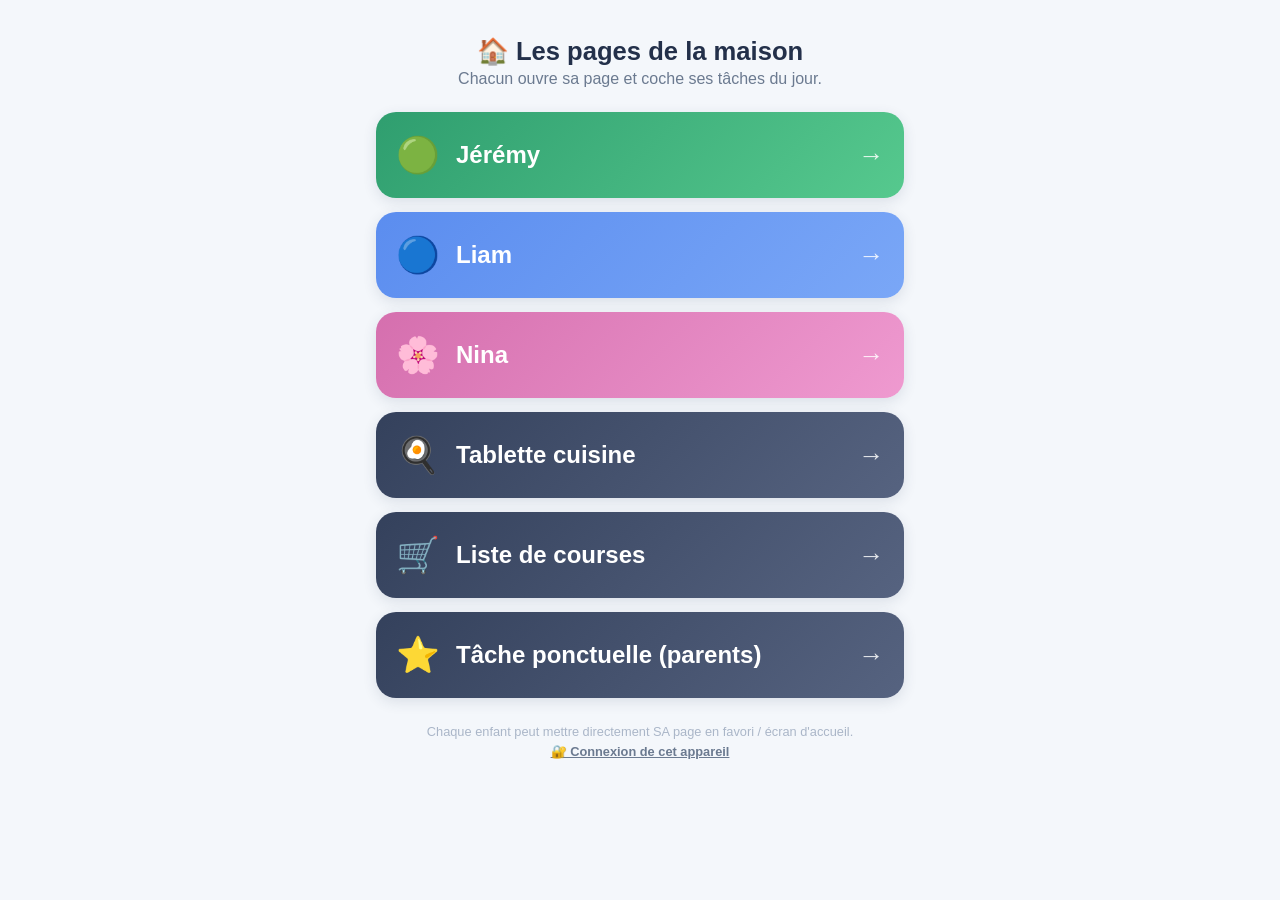
<file: index.html>
<!DOCTYPE html>
<html lang="fr">
<head>
<meta charset="UTF-8" />
<meta name="viewport" content="width=device-width, initial-scale=1.0" />
<meta name="theme-color" content="#5b8def" />
<title>Les pages de la maison</title>
<script>
// Un appareil connecté en compte « famille » (parents) arrive directement sur la vue tablette : courses, tâches ponctuelles, maison, les trois enfants.
// index.html?tout=1 affiche quand même la liste complète des pages.
(function(){
  try{
    var a=JSON.parse(localStorage.getItem("maison:auth")||"null");
    if(a && a.role==="famille" && location.search.indexOf("tout=1")===-1) location.replace("tablet.html");
  }catch(e){}
})();
</script>
<style>
  *{box-sizing:border-box;}
  body{font-family:-apple-system,BlinkMacSystemFont,"Segoe UI",Roboto,Helvetica,Arial,sans-serif;
    background:#f4f7fb;color:#23304a;margin:0;padding:28px 16px 50px;max-width:560px;margin:0 auto;}
  h1{font-size:1.6rem;text-align:center;margin:8px 0 4px;}
  p.sub{text-align:center;color:#6b7a90;margin:0 0 24px;}
  a.kid{display:flex;align-items:center;gap:16px;text-decoration:none;color:#fff;border-radius:20px;
    padding:22px 20px;margin-bottom:14px;box-shadow:0 4px 14px rgba(40,60,90,.12);
    font-size:1.5rem;font-weight:800;transition:transform .08s ease;}
  a.kid:active{transform:scale(.99);}
  a.kid .emoji{font-size:2.2rem;}
  a.kid .arrow{margin-left:auto;font-size:1.6rem;opacity:.85;}
  .jeremy{background:linear-gradient(135deg,#2f9e6f,#56c98e);}
  .liam{background:linear-gradient(135deg,#5b8def,#7aa7f7);}
  .nina{background:linear-gradient(135deg,#d56fae,#ef9ad0);}
  .tablet{background:linear-gradient(135deg,#34415c,#566380);}
  footer{text-align:center;color:#aab6c8;font-size:.8rem;margin-top:24px;line-height:1.6;}
  footer a.setup{color:#6b7a90;font-weight:700;}
</style>
</head>
<body>
  <h1>🏠 Les pages de la maison</h1>
  <p class="sub">Chacun ouvre sa page et coche ses tâches du jour.</p>

  <a class="kid jeremy" href="jeremy.html"><span class="emoji">🟢</span><span>Jérémy</span><span class="arrow">→</span></a>
  <a class="kid liam" href="liam.html"><span class="emoji">🔵</span><span>Liam</span><span class="arrow">→</span></a>
  <a class="kid nina" href="nina.html"><span class="emoji">🌸</span><span>Nina</span><span class="arrow">→</span></a>

  <a class="kid tablet" href="tablet.html"><span class="emoji">🍳</span><span>Tablette cuisine</span><span class="arrow">→</span></a>
  <a class="kid tablet" href="liste.html"><span class="emoji">🛒</span><span>Liste de courses</span><span class="arrow">→</span></a>
  <a class="kid tablet" href="ponctuel.html"><span class="emoji">⭐</span><span>Tâche ponctuelle (parents)</span><span class="arrow">→</span></a>

  <footer>Chaque enfant peut mettre directement SA page en favori / écran d'accueil.
    <br /><a class="setup" href="connexion.html">🔐 Connexion de cet appareil</a></footer>
</body>
</html>
</file>
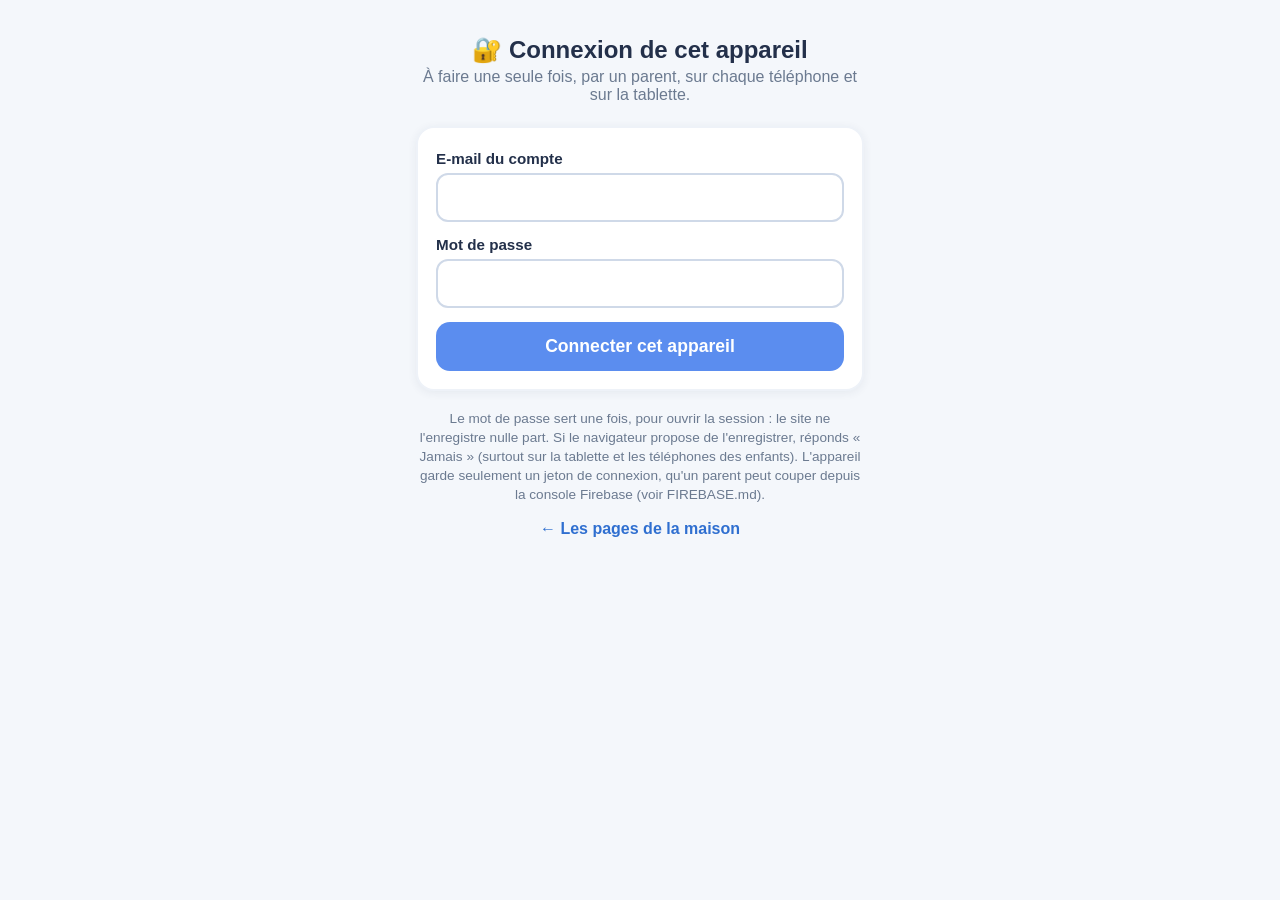
<file: connexion.html>
<!DOCTYPE html>
<html lang="fr">
<head>
<meta charset="UTF-8" />
<meta name="viewport" content="width=device-width, initial-scale=1.0" />
<meta name="apple-mobile-web-app-capable" content="yes" />
<meta name="theme-color" content="#34415c" />
<meta name="robots" content="noindex" />
<title>Connexion de cet appareil</title>
<style>
  *{box-sizing:border-box;}
  body{font-family:-apple-system,BlinkMacSystemFont,"Segoe UI",Roboto,Helvetica,Arial,sans-serif;
    background:#f4f7fb;color:#23304a;margin:0 auto;padding:28px 16px 50px;max-width:480px;}
  h1{font-size:1.5rem;text-align:center;margin:8px 0 4px;}
  p.sub{text-align:center;color:#6b7a90;margin:0 0 22px;}
  .card{background:#fff;border:2px solid #eef2f8;border-radius:18px;padding:18px;box-shadow:0 2px 10px rgba(40,60,90,.07);margin-bottom:14px;}
  label{display:block;font-weight:800;font-size:.95rem;margin:4px 0 6px;}
  input{display:block;width:100%;font-size:1.1rem;padding:12px;border:2px solid #cfd9e8;border-radius:12px;margin-bottom:14px;background:#fff;color:#23304a;}
  input:focus{outline:none;border-color:#5b8def;}
  button,.btn{display:block;width:100%;border:none;border-radius:14px;padding:14px;font-size:1.1rem;font-weight:800;color:#fff;background:#5b8def;cursor:pointer;text-align:center;text-decoration:none;margin-top:6px;}
  button:disabled{background:#b9c4d6;}
  .btn.go{background:#2fa968;}
  button.out{background:#eef2f8;color:#a12320;}
  .msg{display:none;border-radius:12px;padding:11px 12px;margin-bottom:14px;font-weight:700;line-height:1.35;}
  .msg.show{display:block;}
  .msg.err{background:#fdecec;color:#a12320;border:2px solid #f0b3b3;}
  .msg.ok{background:#e9f7ef;color:#1f8a55;border:2px solid #9fe0bd;}
  .msg.info{background:#fff4d6;color:#7a5600;border:2px solid #ffe39c;}
  .who{font-size:1.15rem;font-weight:800;margin:0 0 4px;}
  .mail{color:#6b7a90;margin:0 0 12px;word-break:break-all;}
  .note{color:#6b7a90;font-size:.85rem;line-height:1.4;text-align:center;margin-top:18px;}
  a.home{display:block;text-align:center;color:#2f6fd0;font-weight:800;margin-top:16px;text-decoration:none;}
  .hide{display:none;}
</style>
</head>
<body>
  <h1>🔐 Connexion de cet appareil</h1>
  <p class="sub">À faire une seule fois, par un parent, sur chaque téléphone et sur la tablette.</p>

  <div id="msg" class="msg"></div>

  <div id="connected" class="card hide">
    <p class="who" id="who"></p>
    <p class="mail" id="mail"></p>
    <a class="btn go" id="open" href="index.html">Ouvrir la page</a>
    <button class="out" id="logout" type="button">Déconnecter cet appareil</button>
  </div>

  <form id="form" class="card hide" autocomplete="on">
    <label for="email">E-mail du compte</label>
    <input id="email" type="email" autocomplete="username" autocapitalize="off" autocorrect="off" spellcheck="false" required />
    <label for="pw">Mot de passe</label>
    <input id="pw" type="password" autocomplete="current-password" required />
    <button id="go" type="submit">Connecter cet appareil</button>
  </form>

  <p class="note">Le mot de passe sert une fois, pour ouvrir la session : le site ne l'enregistre nulle part. Si le navigateur propose de l'enregistrer, réponds « Jamais » (surtout sur la tablette et les téléphones des enfants). L'appareil garde seulement un jeton de connexion, qu'un parent peut couper depuis la console Firebase (voir FIREBASE.md).</p>
  <a class="home" href="index.html">← Les pages de la maison</a>

<script>
(function(){
  var q=["children.js","firebase-config.js","sync.js"], t=Date.now();
  function next(){
    if(!q.length){ start(); return; }
    var s=document.createElement("script"); s.src=q.shift()+(location.protocol==="file:"?"":"?t="+t); s.onload=next; s.onerror=function(){ window.LOAD_FAILED=true; next(); }; document.body.appendChild(s);
  }
  next();

  function $(id){ return document.getElementById(id); }
  function show(el, on){ el.className=el.className.replace(/\s*hide/g,"")+(on?"":" hide"); }
  function say(kind, text){ var m=$("msg"); m.className="msg"+(text?" show "+kind:""); m.textContent=text||""; }

  function start(){
    var S=window.Sync;
    if(!S || !S.enabled){
      if(window.LOAD_FAILED) say("err","La page n'a pas pu se charger entièrement : recharge-la.");
      else say("info","La synchronisation n'est pas encore configurée (firebase-config.js est vide) : pour l'instant, chaque appareil garde ses coches pour lui.");
      return;
    }
    function names(role){
      if(role==="famille") return "toute la famille (tablette / parent)";
      var c=(window.CHILDREN||{})[role]; return c?c.name:role;
    }
    function page(role){ return role==="famille"?"tablet.html":role+".html"; }
    // Liens en JavaScript : sur un vieil iOS, un lien classique quitte l'appli d'écran d'accueil (autre stockage)
    function jsLink(a){ a.onclick=function(e){ if(e&&e.preventDefault) e.preventDefault(); location.href=a.getAttribute("href"); }; }
    jsLink($("open"));
    var homes=document.querySelectorAll("a.home"); for(var hi=0;hi<homes.length;hi++) jsLink(homes[hi]);

    function refresh(){
      var a=S.account();
      if(a && a.role){
        show($("form"),false); show($("connected"),true);
        $("who").textContent="✅ Connecté pour "+names(a.role);
        $("mail").textContent=a.email||"";
        $("open").href=page(a.role);
        $("open").textContent="Ouvrir la page de "+(a.role==="famille"?"la tablette":names(a.role));
      } else {
        show($("connected"),false); show($("form"),true);
        if(!$("email").value) $("email").value=S.lastEmail();
      }
    }

    $("form").onsubmit=function(e){
      if(e && e.preventDefault) e.preventDefault();
      var btn=$("go"), pw=$("pw");
      btn.disabled=true; btn.textContent="Connexion…"; say("","");
      S.signIn($("email").value, pw.value, function(err, role){
        pw.value="";   // le mot de passe ne reste pas dans la page
        btn.disabled=false; btn.textContent="Connecter cet appareil";
        if(err){ say("err", err); return; }
        say("ok","C'est fait : cet appareil est connecté pour "+names(role)+".");
        refresh();
        // un parent arrive tout de suite sur la vue tablette (courses, tâches ponctuelles…)
        if(role==="famille") setTimeout(function(){ location.href=page(role); }, 1200);
      });
      return false;
    };

    $("logout").onclick=function(){
      var n=S.pendingCount();
      if(n && !confirm(n+" coche"+(n>1?"s n'ont":" n'a")+" pas encore été envoyée"+(n>1?"s":"")+" (pas de réseau). Déconnecter quand même ?")) return;
      S.signOut();
      say("info","Appareil déconnecté.");
      refresh();
    };

    refresh();
  }
})();
</script>
</body>
</html>
</file>
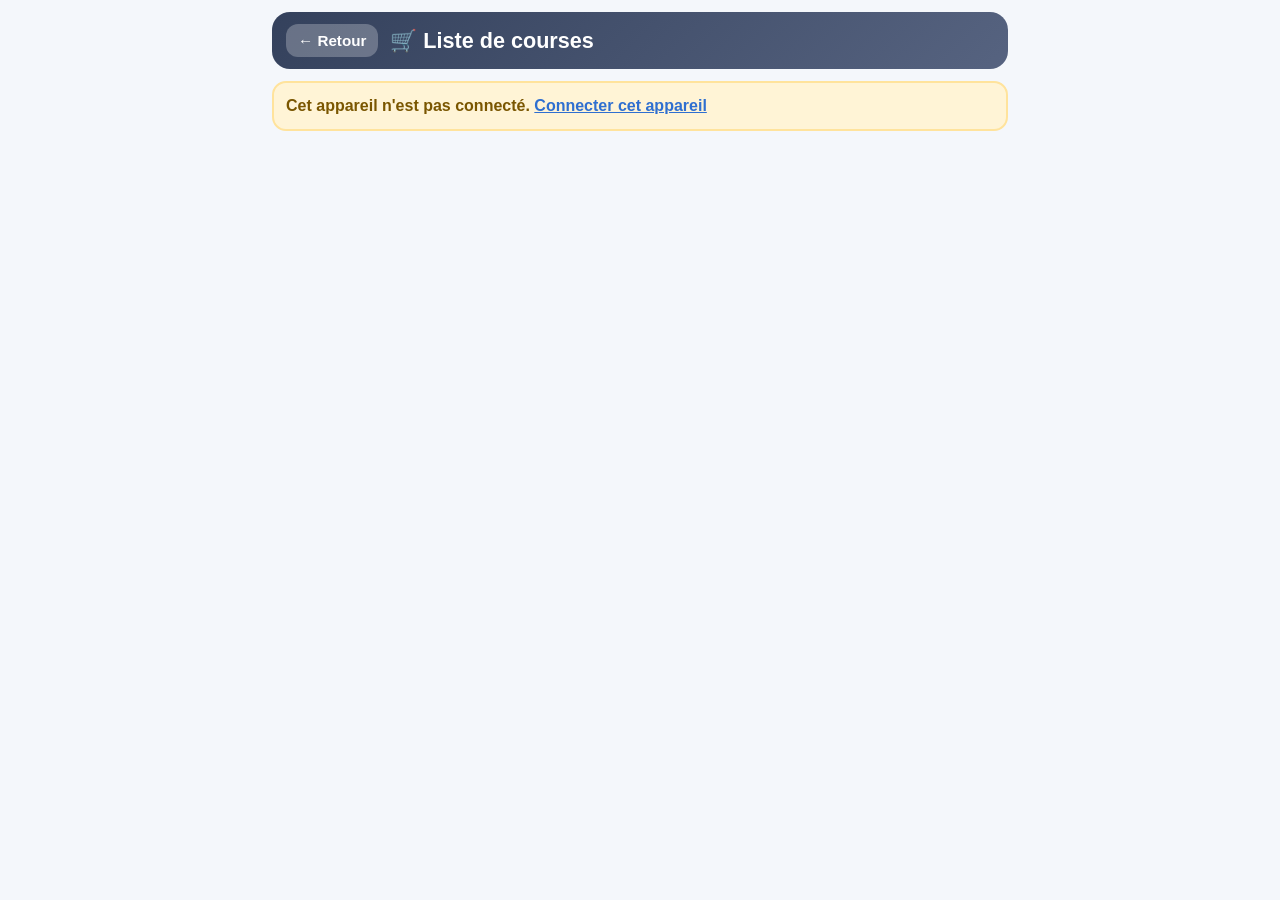
<file: courses.html>
<!DOCTYPE html>
<html lang="fr">
<head>
<meta charset="UTF-8" />
<meta name="viewport" content="width=device-width, initial-scale=1.0" />
<meta name="apple-mobile-web-app-capable" content="yes" />
<meta name="theme-color" content="#34415c" />
<meta name="robots" content="noindex" />
<title>Liste de courses</title>
<link rel="stylesheet" href="shop.css" />
</head>
<body>
<div class="sh-head">
  <button class="sh-back" id="back" type="button">← Retour</button>
  <h1>🛒 Liste de courses</h1>
</div>

<div id="gate"><div class="msg">Chargement… Si rien ne s'affiche, recharge la page.</div></div>
<div id="app" style="display:none">
  <div class="topbar">
    <div id="status" class="msg"></div>
    <div class="modes" id="modes">
      <button type="button" id="modePrep">📝 Préparer</button>
      <button type="button" id="modeShop">🛒 En magasin</button>
    </div>
  </div>

  <div id="prep">
    <div id="inbox"></div>

    <div class="box" id="tobuy"></div>

    <div class="box">
      <h2>➕ Ajouter un article</h2>
      <input type="search" id="search" placeholder="Nom de l'article (ex. lait, yaourts…)" autocomplete="off" autocapitalize="off" />
      <input type="text" id="note" placeholder="Précision, facultatif (ex. Jérémy)" autocomplete="off" maxlength="60" />
      <div id="results"></div>
    </div>

    <details class="box" id="manage">
      <summary>🗂️ Tous les articles (renommer, ranger, supprimer)</summary>
      <div id="manageBody"></div>
    </details>
  </div>

  <div id="shopview" style="display:none"></div>
</div>

<div class="toast" id="toast"></div>
<div class="sticky" id="finishBar"><div class="in"><button class="btn ok" id="finish" type="button"></button></div></div>

<script>
(function(){
  var q=["children.js","firebase-config.js","sync.js","shop.js","courses.js"], t=Date.now();
  function next(){
    if(!q.length) return;
    var s=document.createElement("script"); s.src=q.shift()+(location.protocol==="file:"?"":"?t="+t);
    s.onload=next; s.onerror=function(){ window.LOAD_FAILED=true; next(); }; document.body.appendChild(s);
  }
  next();
})();
</script>
</body>
</html>
</file>
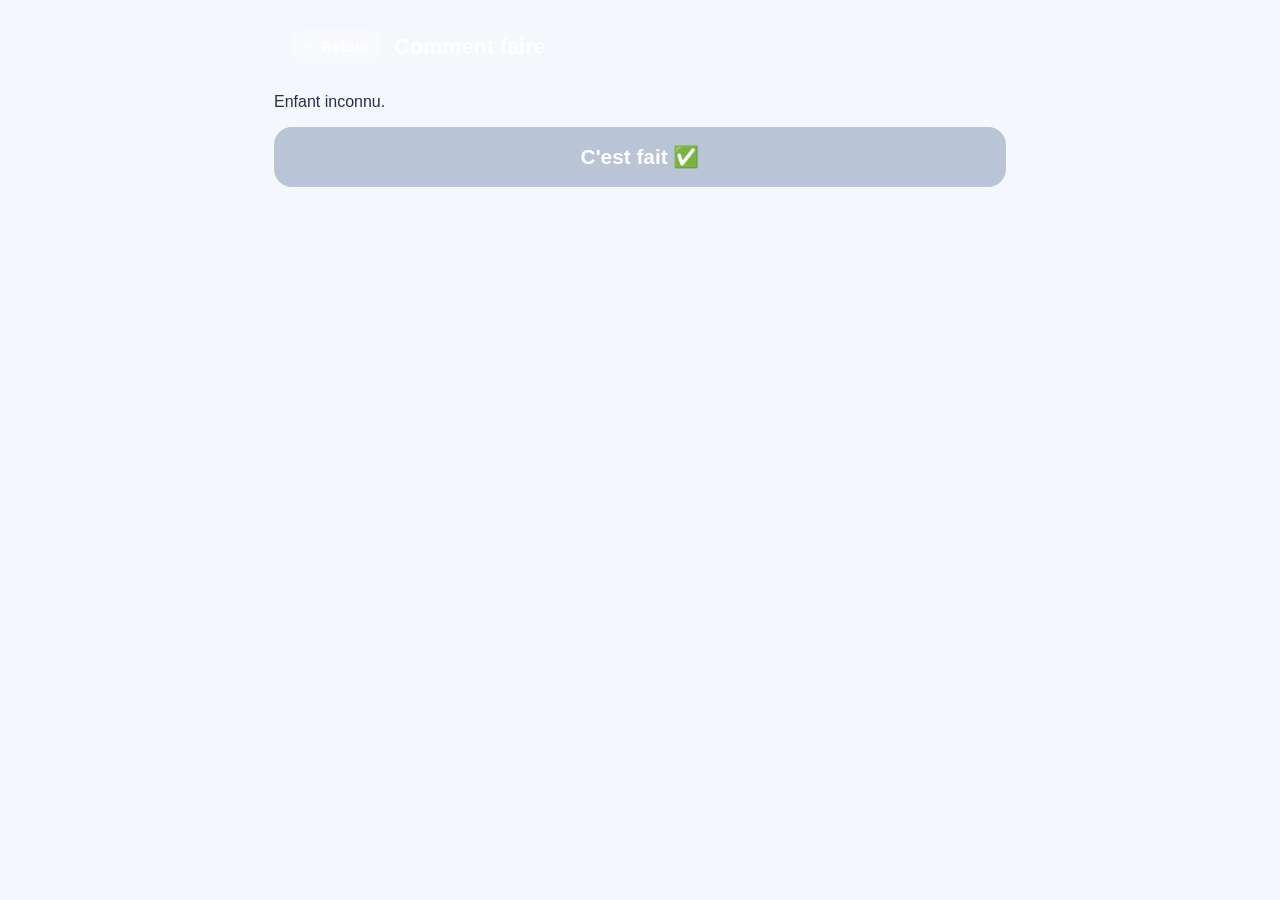
<file: guide.html>
<!DOCTYPE html>
<html lang="fr">
<head>
<meta charset="UTF-8" />
<meta name="viewport" content="width=device-width, initial-scale=1.0, maximum-scale=1.0, user-scalable=no" />
<meta name="apple-mobile-web-app-capable" content="yes" />
<title>Comment faire</title>
<link rel="stylesheet" href="chores.css" />
<style>
  body{max-width:760px;}
  .g-head{color:#fff;border-radius:18px;padding:14px 16px;margin-bottom:12px;display:flex;align-items:center;}
  .g-head h1{font-size:1.35rem;margin:0;flex:1;line-height:1.2;}
  .g-back{background:rgba(255,255,255,.25);color:#fff;border-radius:12px;padding:8px 12px;font-weight:800;font-size:.95rem;cursor:pointer;margin-right:12px;}
  .intro{background:#fff4d6;border:2px solid #ffe39c;color:#7a5600;border-radius:16px;padding:12px 14px;margin-bottom:14px;font-weight:700;line-height:1.35;}
  .gstep{background:#fff;border:2px solid #eef2f8;border-radius:18px;padding:14px;margin-bottom:14px;box-shadow:0 2px 10px rgba(40,60,90,.07);}
  .gstep h2{font-size:1.15rem;margin:0 0 6px;}
  .gstep p{margin:8px 0 0;font-size:1.02rem;line-height:1.35;font-weight:600;}
  .gstep p.warn{color:#a12320;font-weight:800;}
  .gstep svg{width:100%;height:auto;max-width:420px;display:block;margin:0 auto;background:#f4f7fb;border-radius:14px;}
  .gck{display:block;margin-top:10px;padding:12px;border-radius:14px;border:3px solid #cfd9e8;background:#fff;font-weight:800;font-size:1.05rem;cursor:pointer;color:#23304a;text-align:center;}
  .gck.on{background:#34c77b;border-color:#34c77b;color:#fff;}
  .gbtns .gbtn{margin:0 6px 6px 0;}
  .gbtn{padding:12px 16px;border-radius:14px;border:none;background:#5b8def;color:#fff;font-weight:800;font-size:1.05rem;cursor:pointer;}
  .gtimer{display:none;margin-top:10px;text-align:center;background:#23304a;color:#fff;border-radius:16px;padding:12px;}
  .gtimer.show{display:block;}
  .gtimer .big{font-size:3.6rem;font-weight:800;line-height:1;}
  .gtimer .lbl{font-size:1.05rem;opacity:.9;margin-bottom:4px;}
  .gtimer .nx{font-size:.95rem;opacity:.85;margin-top:6px;}
  .gtimer.end{background:#2fa968;}
  .gstop{margin-top:10px;background:rgba(255,255,255,.2);color:#fff;border:none;border-radius:12px;padding:8px 14px;font-weight:800;font-size:.95rem;cursor:pointer;}
  #finish{display:block;width:100%;border:none;border-radius:18px;padding:18px;font-size:1.3rem;font-weight:800;color:#fff;background:#b9c4d6;cursor:pointer;}
  #finish.ready{background:#2fa968;}
  #left{text-align:center;color:#6b7a90;margin-top:8px;font-weight:600;}
</style>
</head>
<body>
<div class="g-head" id="head"><div class="g-back" id="back">← Retour</div><h1 id="title">Comment faire</h1></div>
<div id="steps"></div>
<button id="finish">C'est fait ✅</button>
<div id="left"></div>
<script>
(function(){
  var q=["children.js","firebase-config.js","sync.js","chores-core.js","guide.js"], t=Date.now();
  function next(){
    if(!q.length) return;
    var s=document.createElement("script"); s.src=q.shift()+(location.protocol==="file:"?"":"?t="+t); s.onload=next; s.onerror=function(){ window.LOAD_FAILED=true; next(); }; document.body.appendChild(s);
  }
  next();
})();
</script>
</body>
</html>
</file>
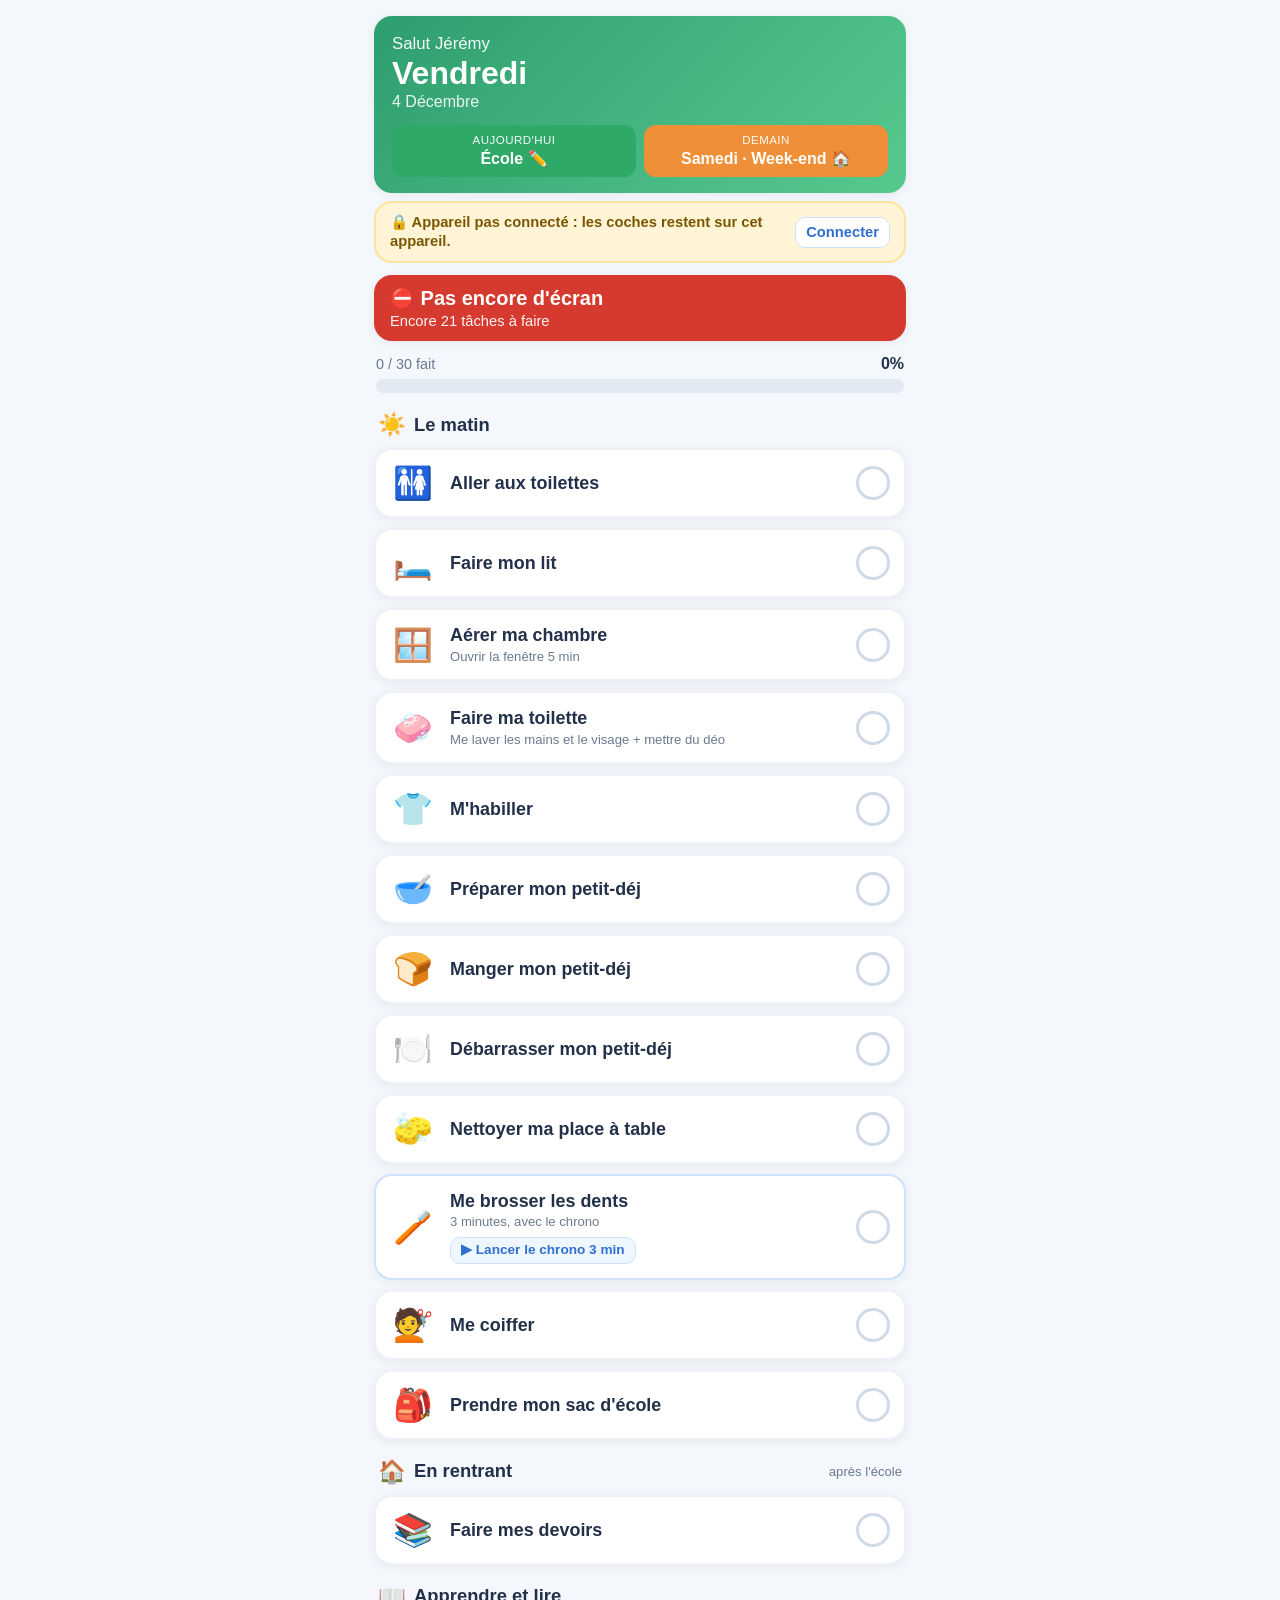
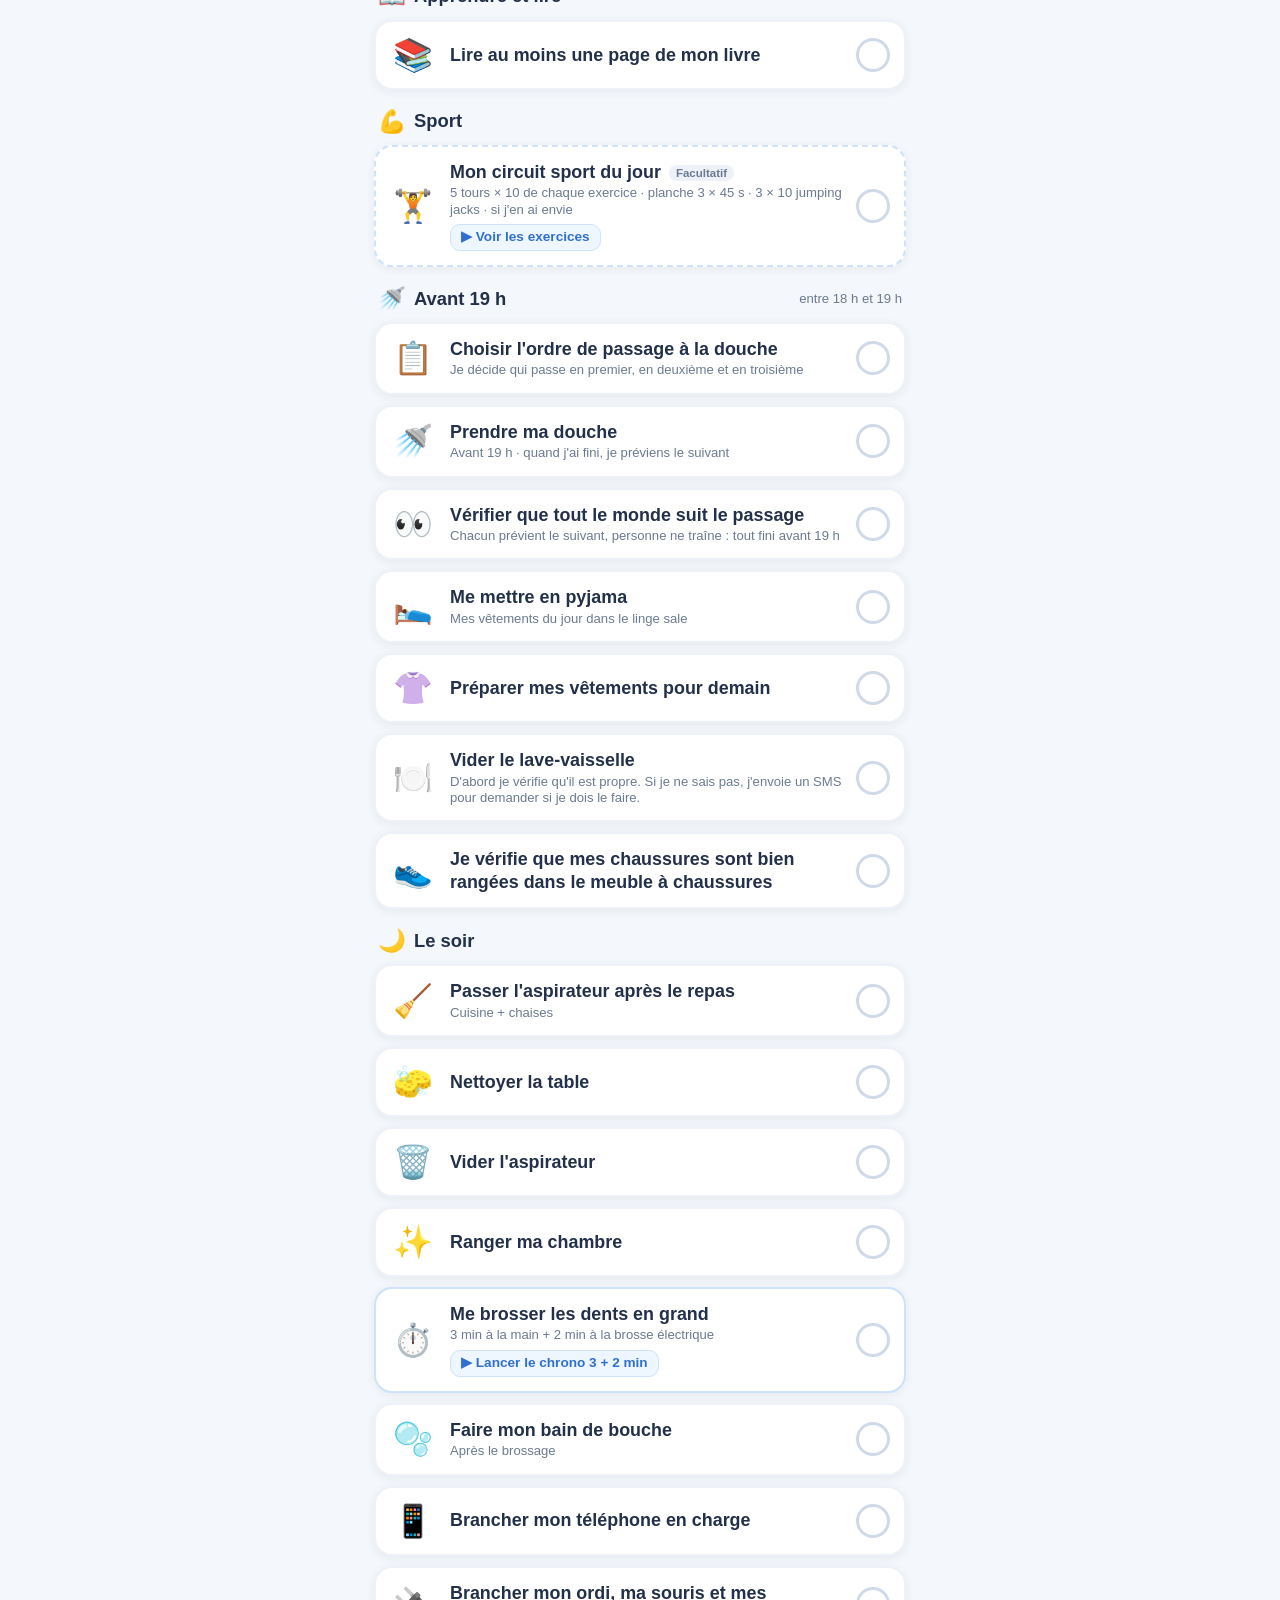
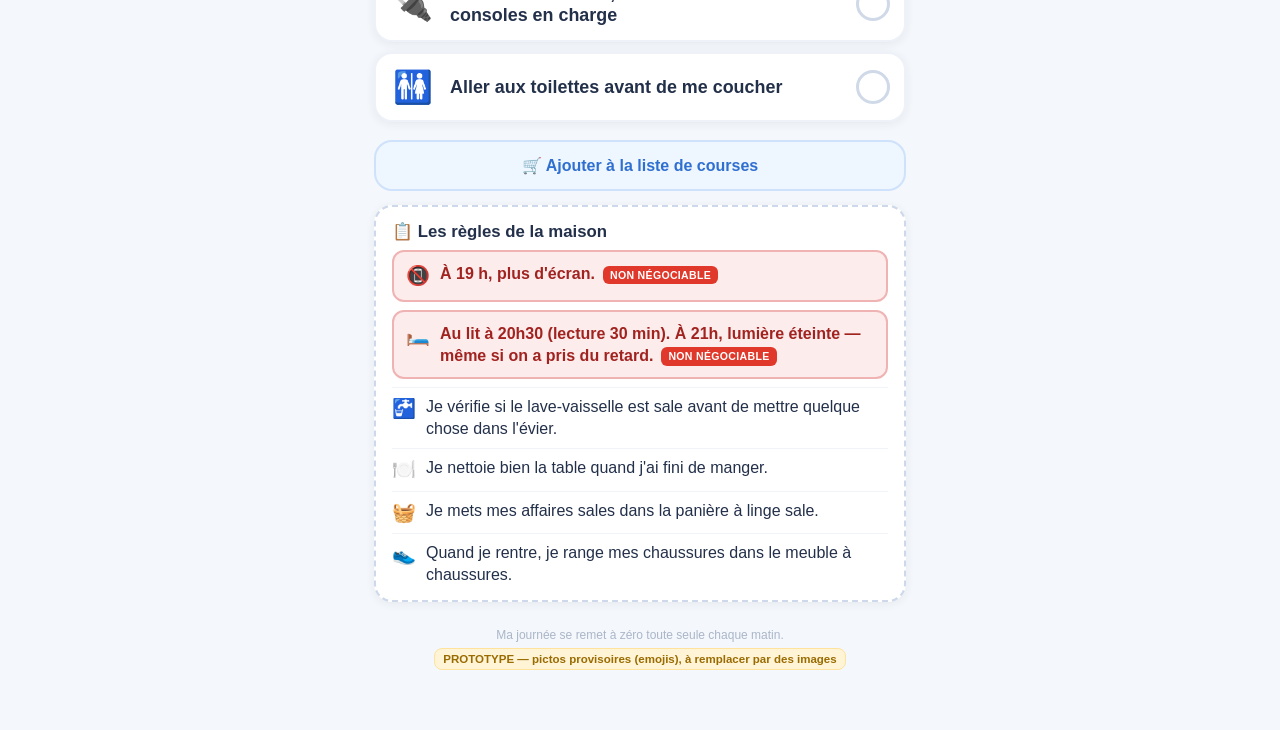
<file: jeremy.html>
<!DOCTYPE html>
<html lang="fr">
<head>
<meta charset="UTF-8" />
<meta name="viewport" content="width=device-width, initial-scale=1.0, maximum-scale=1.0, user-scalable=no" />
<meta name="apple-mobile-web-app-capable" content="yes" />
<meta name="apple-mobile-web-app-status-bar-style" content="default" />
<meta name="theme-color" content="#2f9e6f" />
<title>Ma journée — Jérémy</title>
<link rel="stylesheet" href="chores.css" />
</head>
<body>
<header>
  <p class="hello" id="hello">Salut 👋</p>
  <p class="today-day" id="dayName">—</p>
  <p class="today-date" id="dateLine">—</p>
  <div class="school-row">
    <div class="chip" id="chipToday"><span class="lbl">Aujourd'hui</span><span class="val" id="schoolToday">—</span></div>
    <div class="chip" id="chipTomorrow"><span class="lbl">Demain</span><span class="val" id="schoolTomorrow">—</span></div>
  </div>
</header>

<div id="vacBanner" class="vac-banner"></div>

<div class="progress-wrap">
  <div class="progress-top"><span id="progressText">0 / 0 fait</span><b id="progressPct">0%</b></div>
  <div class="bar"><span id="progressBar"></span></div>
</div>

<div id="celebrate" class="celebrate">
  <div class="big">🎉</div>
  <div class="msg" id="celebrateMsg">Bravo, tout est fait&nbsp;!</div>
</div>

<main id="blocks"></main>
<section id="rules" class="rules"></section>

<footer>
  Ma journée se remet à zéro toute seule chaque matin.
  <br /><span class="draft">PROTOTYPE — pictos provisoires (emojis), à remplacer par des images</span>
</footer>

<script>
(function(){
  window.CHILD_KEY="jeremy";
  var q=["children.js","firebase-config.js","sync.js","chores-core.js","house.js","chores.js"], t=Date.now();
  function next(){ if(!q.length) return; var s=document.createElement("script"); s.src=q.shift()+(location.protocol==="file:"?"":"?t="+t); s.onload=next; s.onerror=function(){ window.LOAD_FAILED=true; next(); }; document.body.appendChild(s); }
  next();
})();
</script>
</body>
</html>
</file>
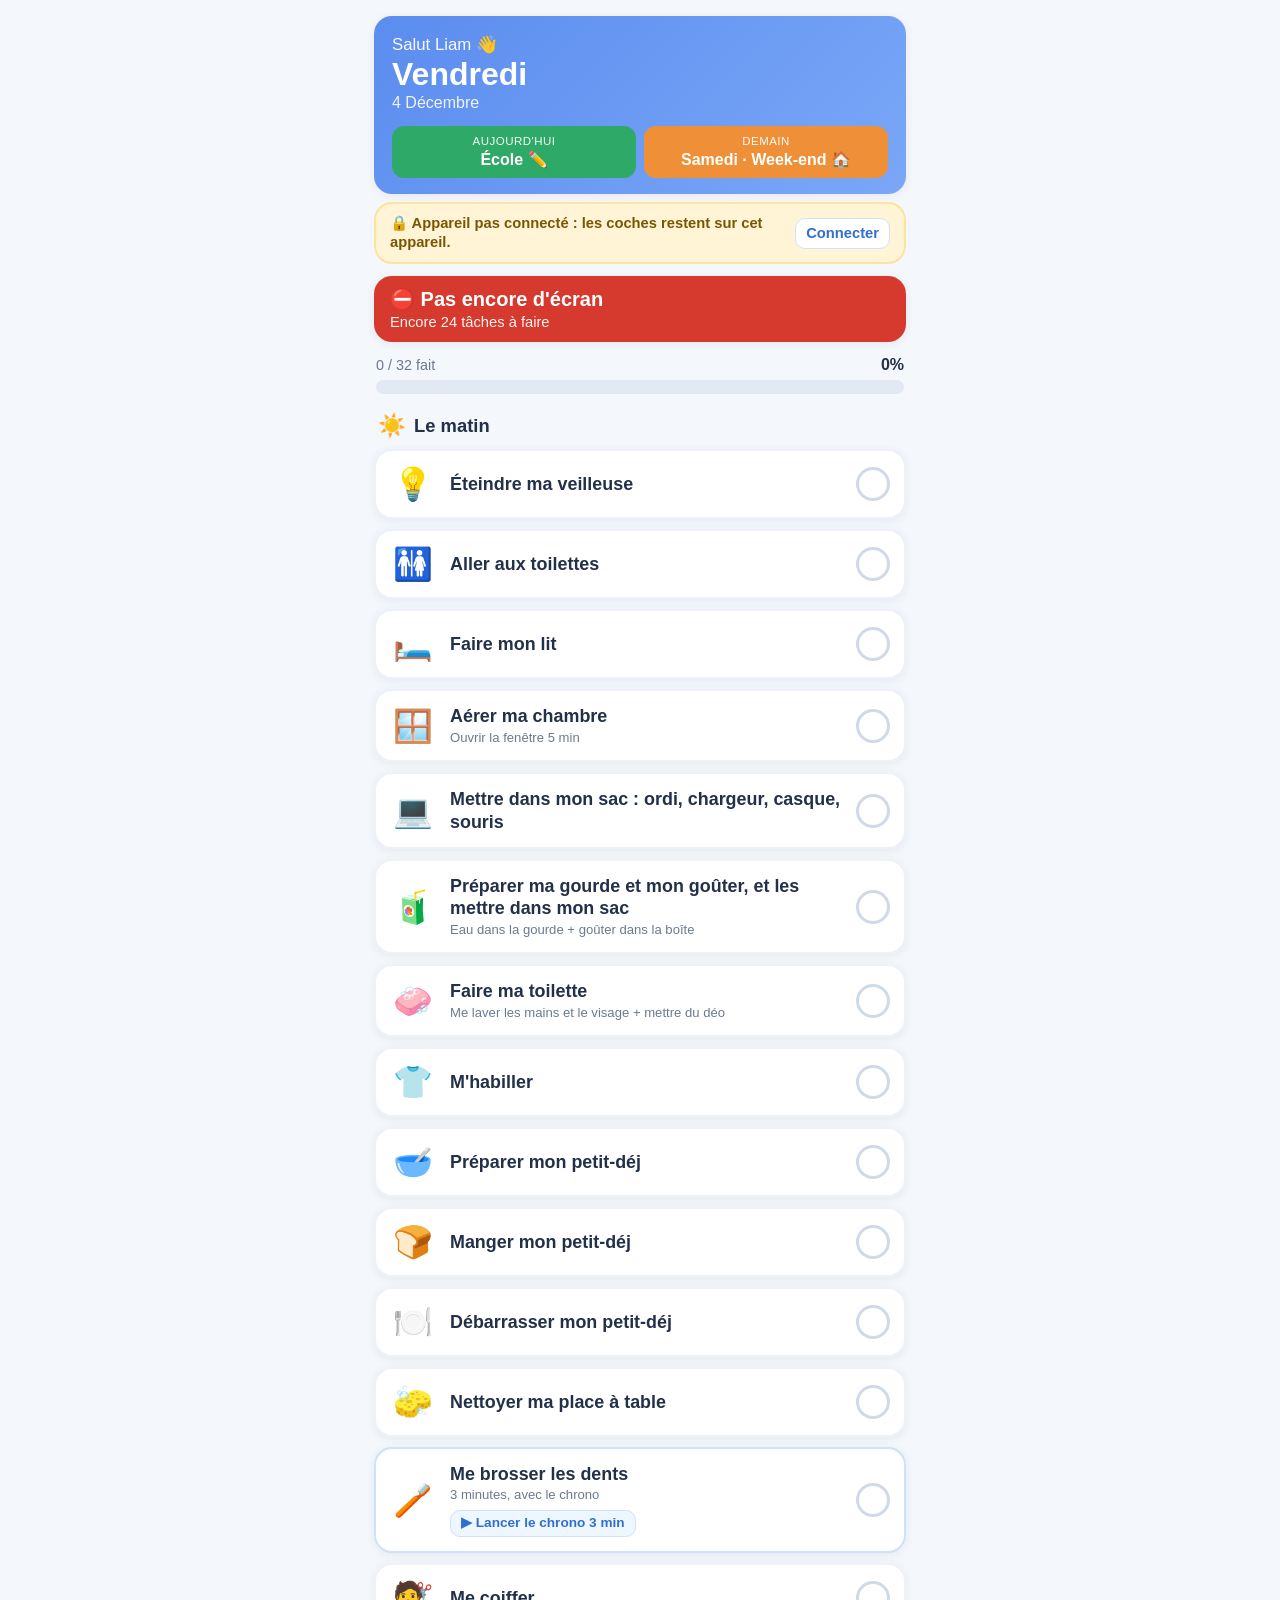
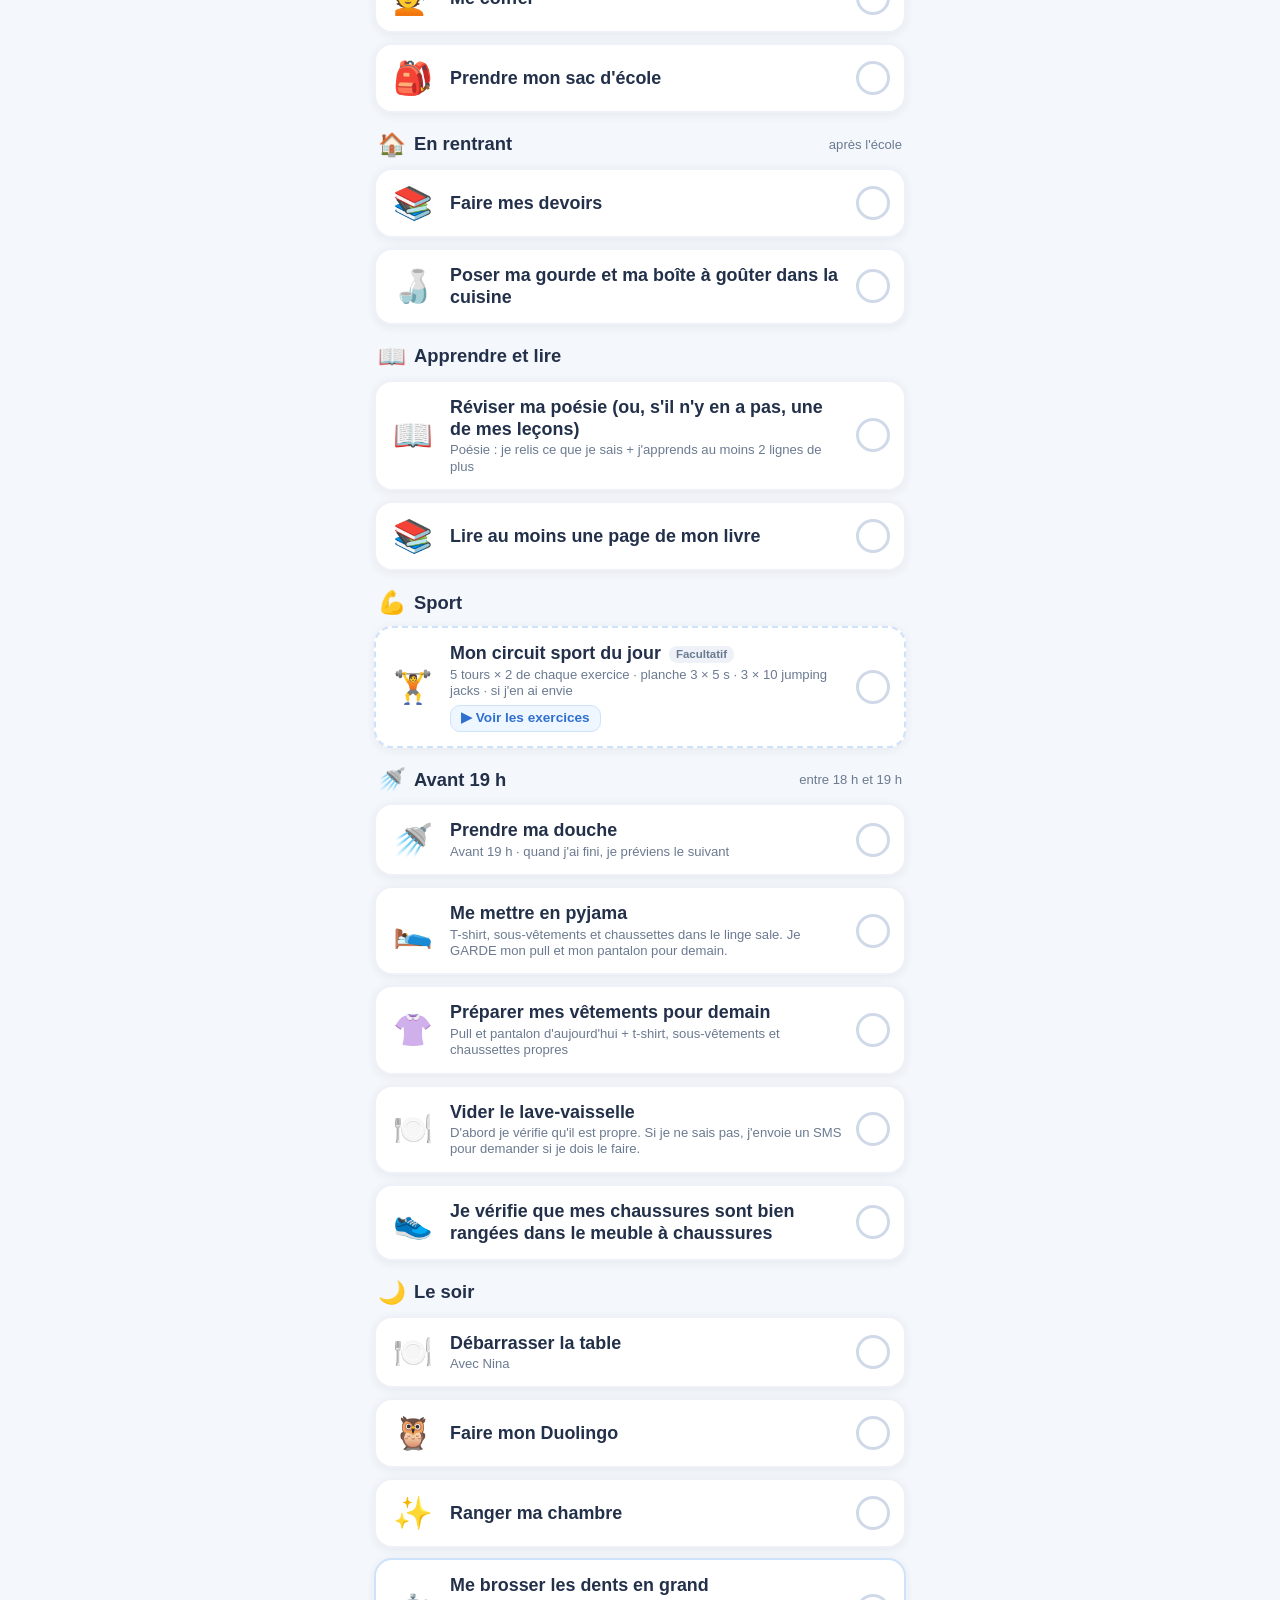
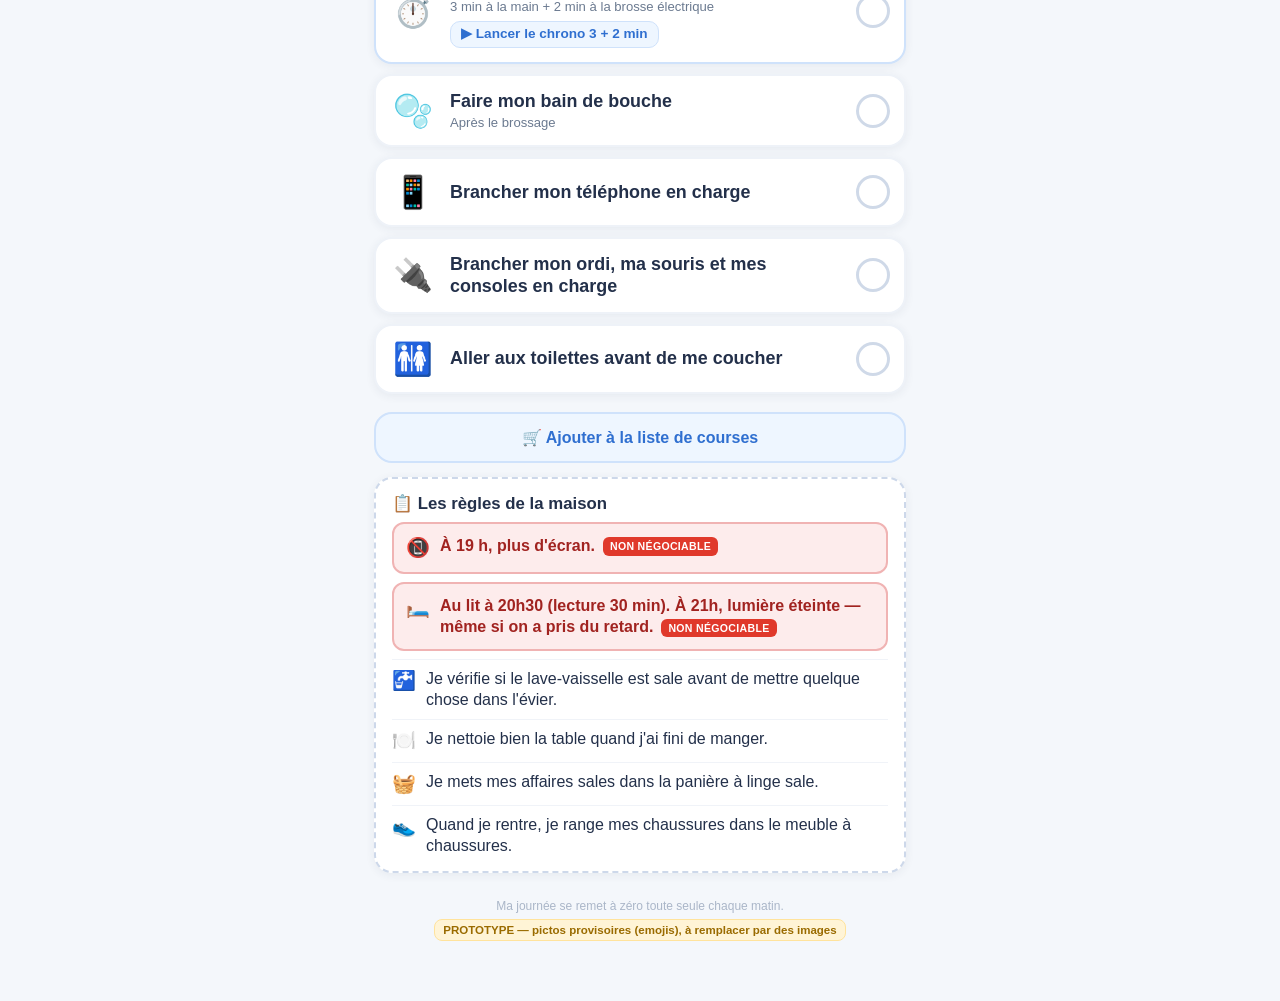
<file: liam.html>
<!DOCTYPE html>
<html lang="fr">
<head>
<meta charset="UTF-8" />
<meta name="viewport" content="width=device-width, initial-scale=1.0, maximum-scale=1.0, user-scalable=no" />
<meta name="apple-mobile-web-app-capable" content="yes" />
<meta name="apple-mobile-web-app-status-bar-style" content="default" />
<meta name="theme-color" content="#5b8def" />
<title>Ma journée — Liam</title>
<link rel="stylesheet" href="chores.css" />
</head>
<body>
<header>
  <p class="hello" id="hello">Salut 👋</p>
  <p class="today-day" id="dayName">—</p>
  <p class="today-date" id="dateLine">—</p>
  <div class="school-row">
    <div class="chip" id="chipToday"><span class="lbl">Aujourd'hui</span><span class="val" id="schoolToday">—</span></div>
    <div class="chip" id="chipTomorrow"><span class="lbl">Demain</span><span class="val" id="schoolTomorrow">—</span></div>
  </div>
</header>

<div id="vacBanner" class="vac-banner"></div>

<div class="progress-wrap">
  <div class="progress-top"><span id="progressText">0 / 0 fait</span><b id="progressPct">0%</b></div>
  <div class="bar"><span id="progressBar"></span></div>
</div>

<div id="celebrate" class="celebrate">
  <div class="big">🎉</div>
  <div class="msg" id="celebrateMsg">Bravo, tout est fait&nbsp;!</div>
</div>

<main id="blocks"></main>
<section id="rules" class="rules"></section>

<footer>
  Ma journée se remet à zéro toute seule chaque matin.
  <br /><span class="draft">PROTOTYPE — pictos provisoires (emojis), à remplacer par des images</span>
</footer>

<script>
(function(){
  window.CHILD_KEY="liam";
  var q=["children.js","firebase-config.js","sync.js","chores-core.js","house.js","chores.js"], t=Date.now();
  function next(){ if(!q.length) return; var s=document.createElement("script"); s.src=q.shift()+(location.protocol==="file:"?"":"?t="+t); s.onload=next; s.onerror=function(){ window.LOAD_FAILED=true; next(); }; document.body.appendChild(s); }
  next();
})();
</script>
</body>
</html>
</file>
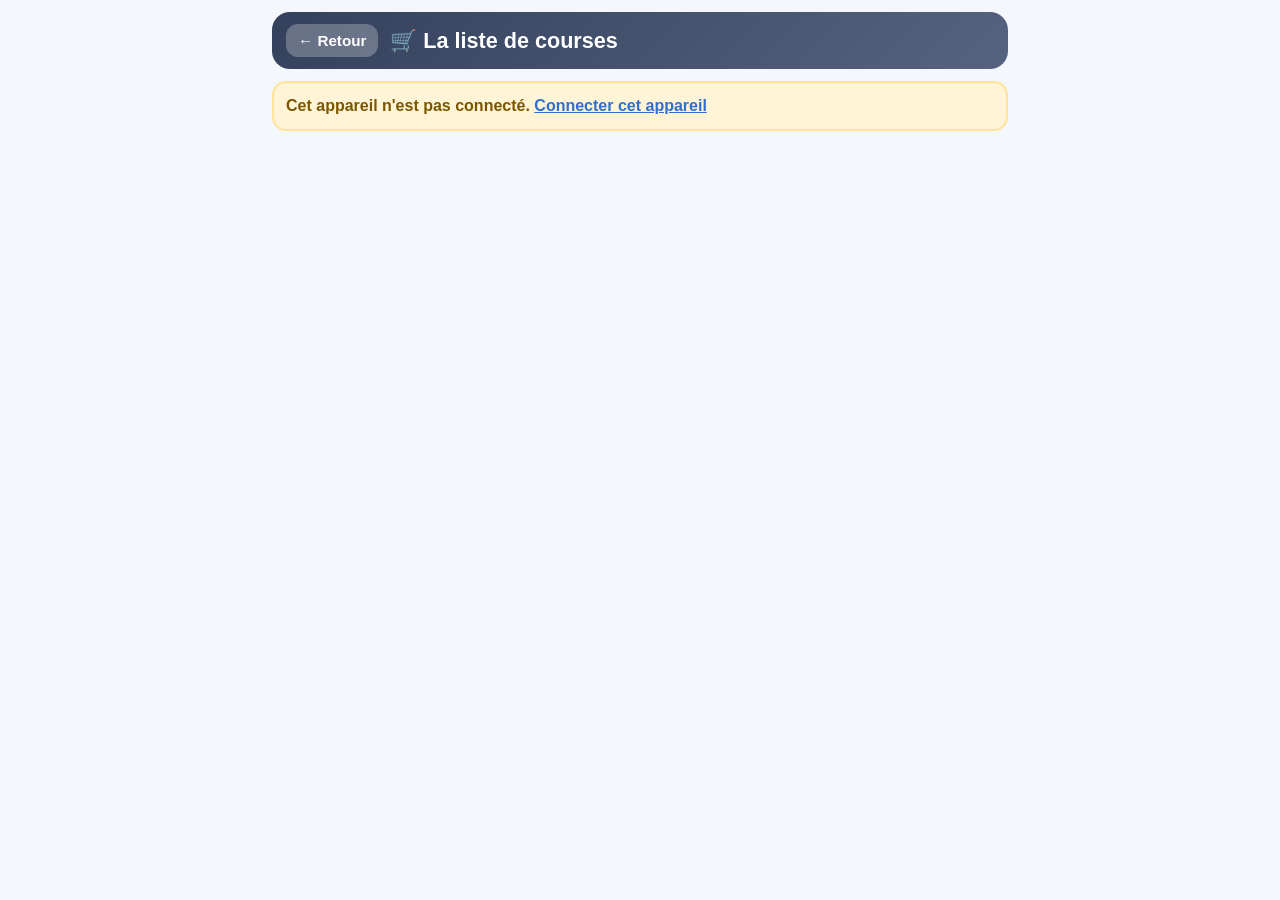
<file: liste.html>
<!DOCTYPE html>
<html lang="fr">
<head>
<meta charset="UTF-8" />
<meta name="viewport" content="width=device-width, initial-scale=1.0" />
<meta name="apple-mobile-web-app-capable" content="yes" />
<meta name="theme-color" content="#34415c" />
<meta name="robots" content="noindex" />
<title>Ajouter à la liste de courses</title>
<link rel="stylesheet" href="shop.css" />
</head>
<body>
<div class="sh-head" id="head">
  <button class="sh-back" id="back" type="button">← Retour</button>
  <h1>🛒 La liste de courses</h1>
</div>

<div id="gate"><div class="msg">Chargement… Si rien ne s'affiche, recharge la page.</div></div>
<div id="app" style="display:none">
  <div id="status" class="msg"></div>
  <div id="parentlink"></div>
  <p class="sh-sub">Il n'y en a plus ? Cherche l'article, mets la quantité et appuie sur « Ajouter ». Tu ne peux pas retirer ni changer ce qui est déjà demandé.</p>

  <div class="box">
    <input type="search" id="search" placeholder="Chercher un article (lait, yaourts…)" autocomplete="off" autocapitalize="off" />
  </div>

  <div id="catalog"></div>

  <div class="box">
    <h2>✏️ Il manque autre chose ?</h2>
    <div class="line">
      <input type="text" id="other" placeholder="Écris ce qu'il faut acheter" autocomplete="off" maxlength="40" />
      <button class="btn" id="send" type="button">Proposer</button>
    </div>
    <div id="sent"></div>
  </div>
</div>

<script>
(function(){
  var q=["children.js","firebase-config.js","sync.js","shop.js","liste.js"], t=Date.now();
  function next(){
    if(!q.length) return;
    var s=document.createElement("script"); s.src=q.shift()+(location.protocol==="file:"?"":"?t="+t);
    s.onload=next; s.onerror=function(){ window.LOAD_FAILED=true; next(); }; document.body.appendChild(s);
  }
  next();
})();
</script>
</body>
</html>
</file>
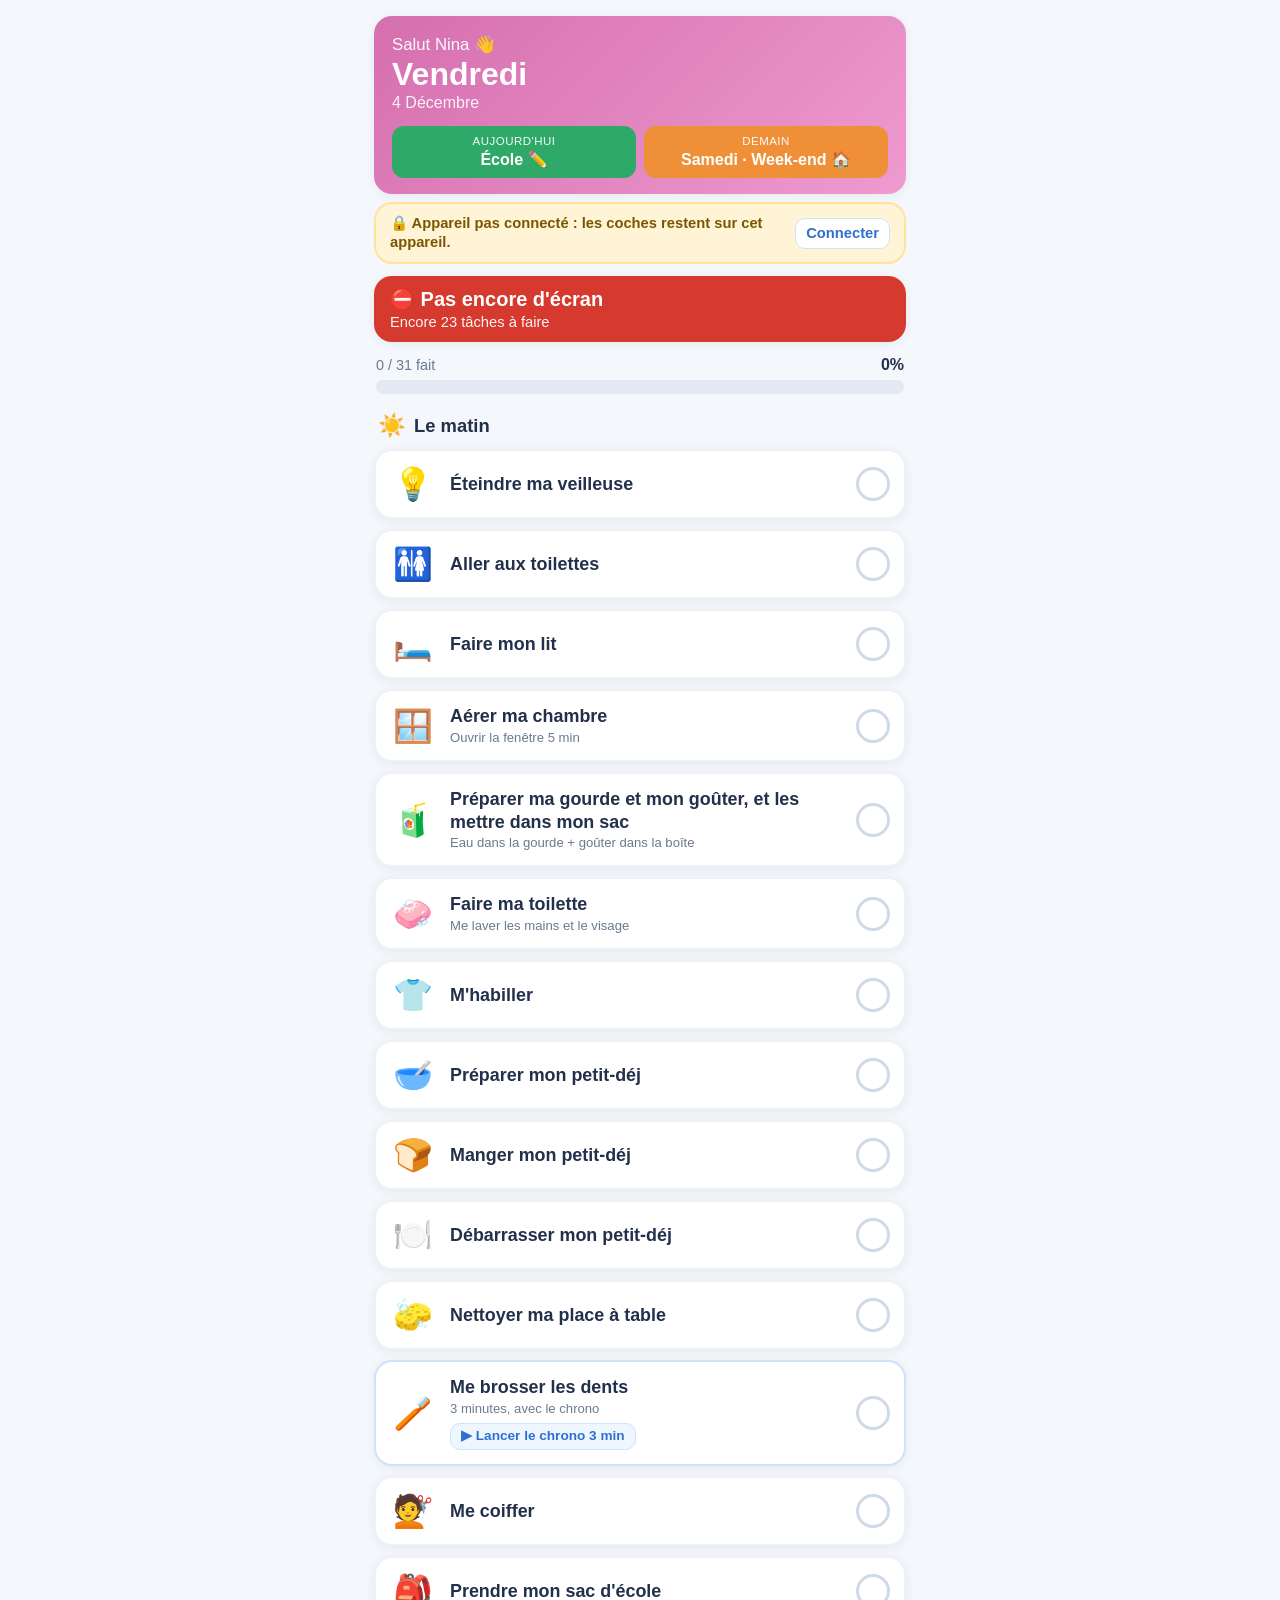
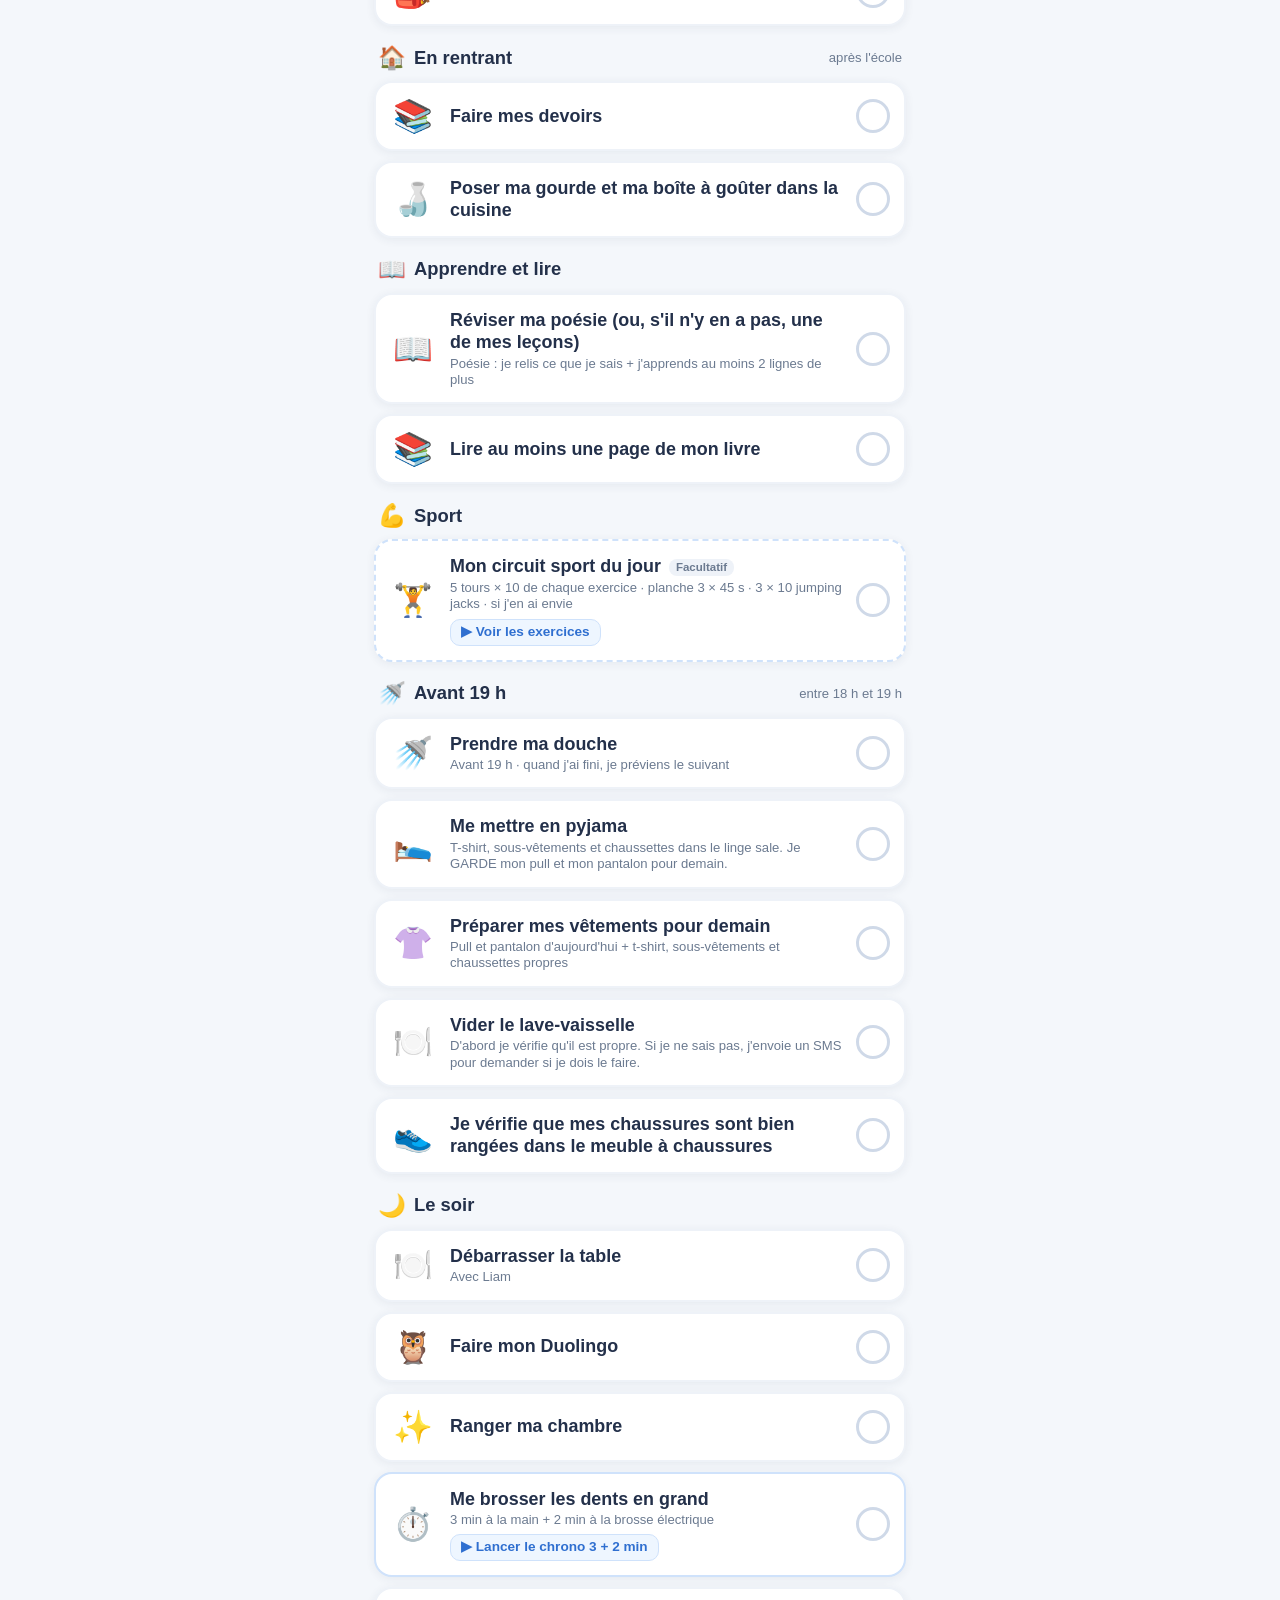
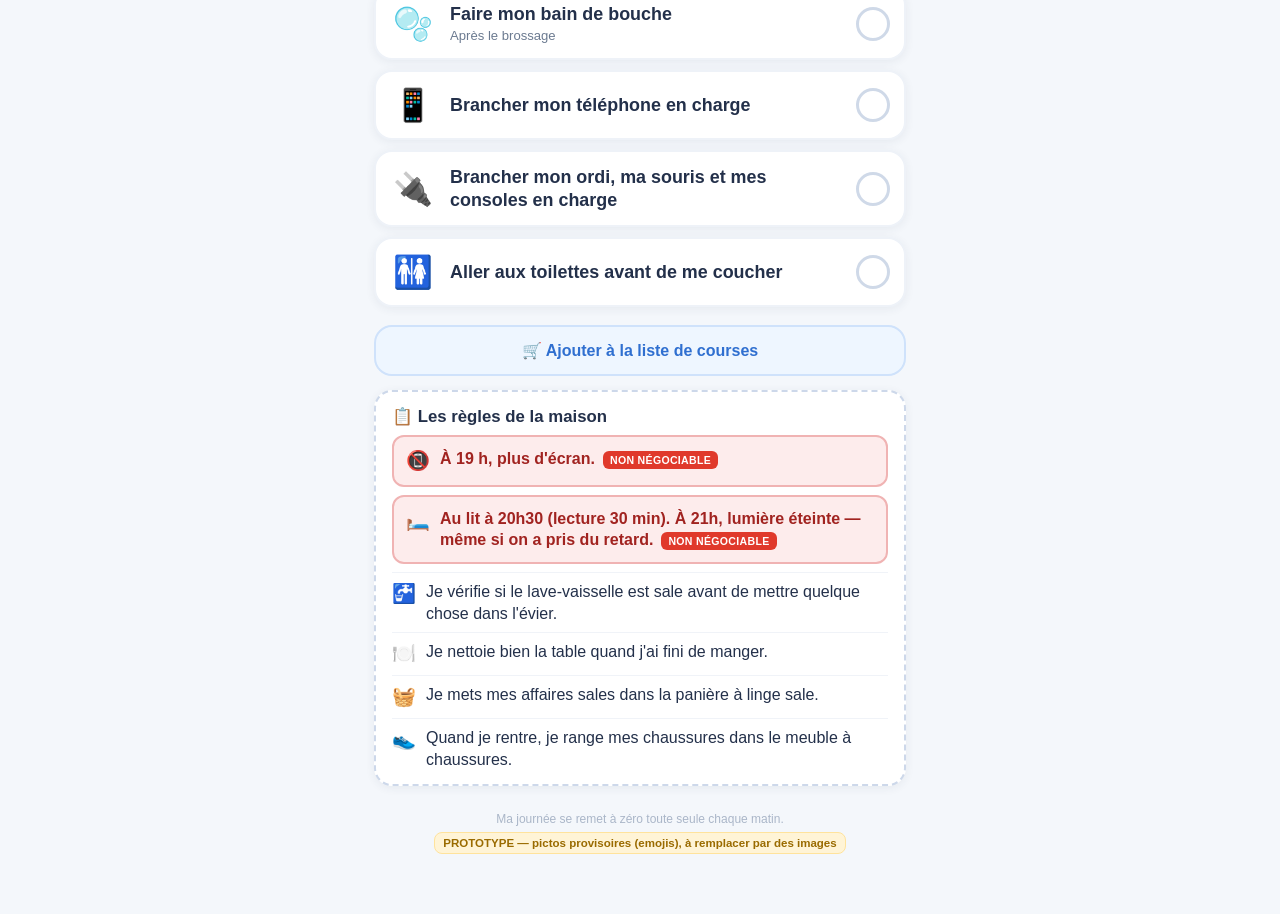
<file: nina.html>
<!DOCTYPE html>
<html lang="fr">
<head>
<meta charset="UTF-8" />
<meta name="viewport" content="width=device-width, initial-scale=1.0, maximum-scale=1.0, user-scalable=no" />
<meta name="apple-mobile-web-app-capable" content="yes" />
<meta name="apple-mobile-web-app-status-bar-style" content="default" />
<meta name="theme-color" content="#d56fae" />
<title>Ma journée — Nina</title>
<link rel="stylesheet" href="chores.css" />
</head>
<body>
<header>
  <p class="hello" id="hello">Salut 👋</p>
  <p class="today-day" id="dayName">—</p>
  <p class="today-date" id="dateLine">—</p>
  <div class="school-row">
    <div class="chip" id="chipToday"><span class="lbl">Aujourd'hui</span><span class="val" id="schoolToday">—</span></div>
    <div class="chip" id="chipTomorrow"><span class="lbl">Demain</span><span class="val" id="schoolTomorrow">—</span></div>
  </div>
</header>

<div id="vacBanner" class="vac-banner"></div>

<div class="progress-wrap">
  <div class="progress-top"><span id="progressText">0 / 0 fait</span><b id="progressPct">0%</b></div>
  <div class="bar"><span id="progressBar"></span></div>
</div>

<div id="celebrate" class="celebrate">
  <div class="big">🎉</div>
  <div class="msg" id="celebrateMsg">Bravo, tout est fait&nbsp;!</div>
</div>

<main id="blocks"></main>
<section id="rules" class="rules"></section>

<footer>
  Ma journée se remet à zéro toute seule chaque matin.
  <br /><span class="draft">PROTOTYPE — pictos provisoires (emojis), à remplacer par des images</span>
</footer>

<script>
(function(){
  window.CHILD_KEY="nina";
  var q=["children.js","firebase-config.js","sync.js","chores-core.js","house.js","chores.js"], t=Date.now();
  function next(){ if(!q.length) return; var s=document.createElement("script"); s.src=q.shift()+(location.protocol==="file:"?"":"?t="+t); s.onload=next; s.onerror=function(){ window.LOAD_FAILED=true; next(); }; document.body.appendChild(s); }
  next();
})();
</script>
</body>
</html>
</file>
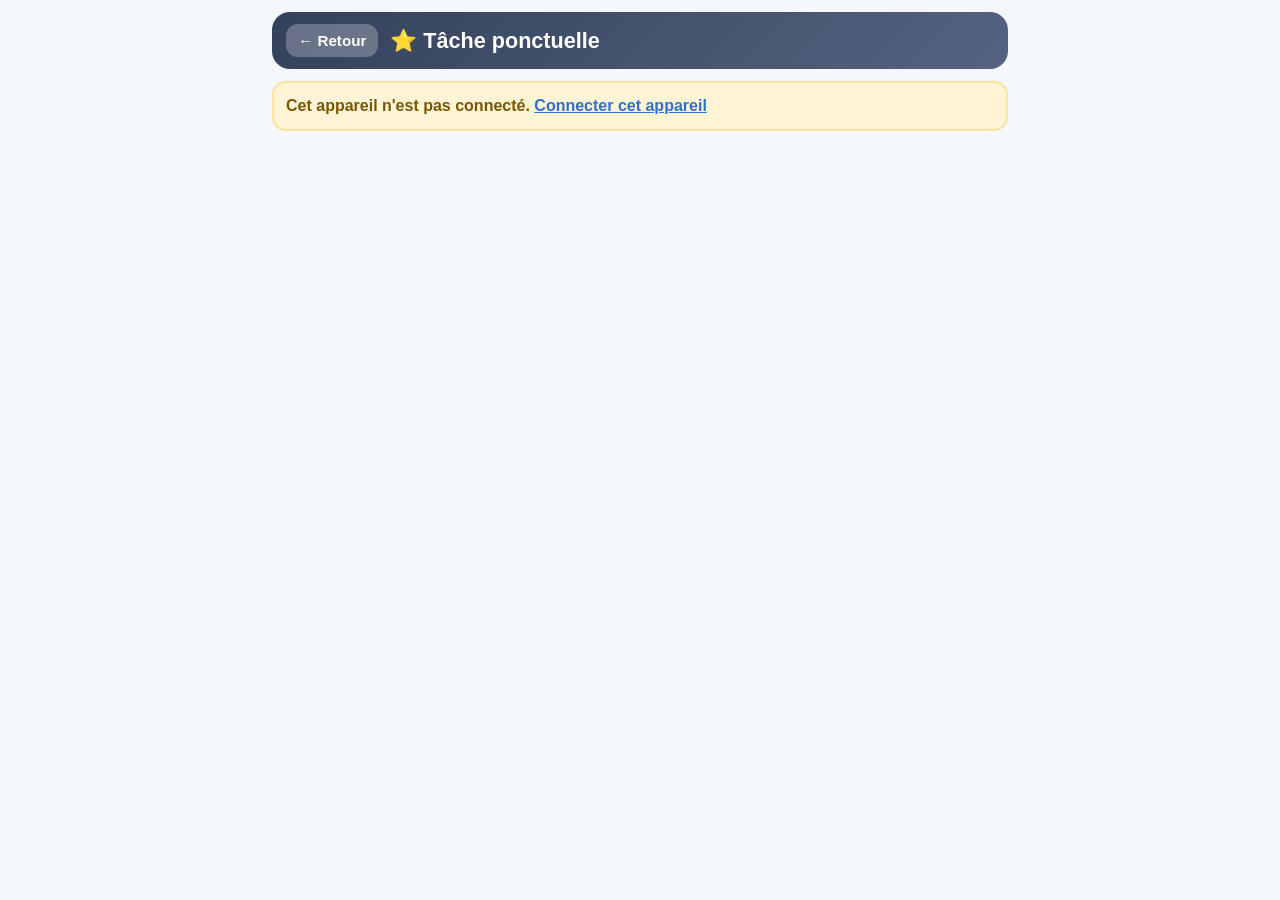
<file: ponctuel.html>
<!DOCTYPE html>
<html lang="fr">
<head>
<meta charset="UTF-8" />
<meta name="viewport" content="width=device-width, initial-scale=1.0" />
<meta name="apple-mobile-web-app-capable" content="yes" />
<meta name="theme-color" content="#34415c" />
<meta name="robots" content="noindex" />
<title>Tâche ponctuelle</title>
<link rel="stylesheet" href="shop.css" />
<link rel="stylesheet" href="ponctuel.css" />
</head>
<body>
<div class="sh-head">
  <button class="sh-back" id="back" type="button">← Retour</button>
  <h1>⭐ Tâche ponctuelle</h1>
</div>

<div id="gate"><div class="msg">Chargement… Si rien ne s'affiche, recharge la page.</div></div>
<div id="app" style="display:none">
  <div class="topbar"><div id="status" class="msg"></div></div>

  <div class="box">
    <h2>1 · Quelle tâche ?</h2>
    <input type="text" id="label" maxlength="80" placeholder="Écris-la (ex. Ranger le garage)…" autocomplete="off" />
    <div id="sugg"></div>
    <button class="btn ghost" id="libBtn" type="button">📋 Choisir dans la liste des tâches</button>
    <div id="lib"></div>
  </div>

  <div class="box">
    <h2>2 · Quel jour ?</h2>
    <div id="quick" class="chips"></div>
    <div id="cal"></div>
    <div id="picked" class="sh-sub"></div>
  </div>

  <div class="box">
    <h2>3 · Pour qui ?</h2>
    <div id="who" class="chips"></div>
  </div>

  <div class="box">
    <label class="opt-line"><input type="checkbox" id="must" checked /> Doit être faite avant l'écran</label>
    <div class="sh-sub">Décoche pour une tâche facultative (elle ne bloque pas l'écran).</div>
    <button class="btn ok big" id="add" type="button">Ajouter la tâche</button>
  </div>

  <div class="box" id="upcoming"></div>
</div>

<script>
(function(){
  var q=["children.js","firebase-config.js","sync.js","shop.js","chores-core.js","ponctuel.js"], t=Date.now();
  function next(){
    if(!q.length) return;
    var s=document.createElement("script"); s.src=q.shift()+(location.protocol==="file:"?"":"?t="+t);
    s.onload=next; s.onerror=function(){ window.LOAD_FAILED=true; next(); }; document.body.appendChild(s);
  }
  next();
})();
</script>
</body>
</html>
</file>
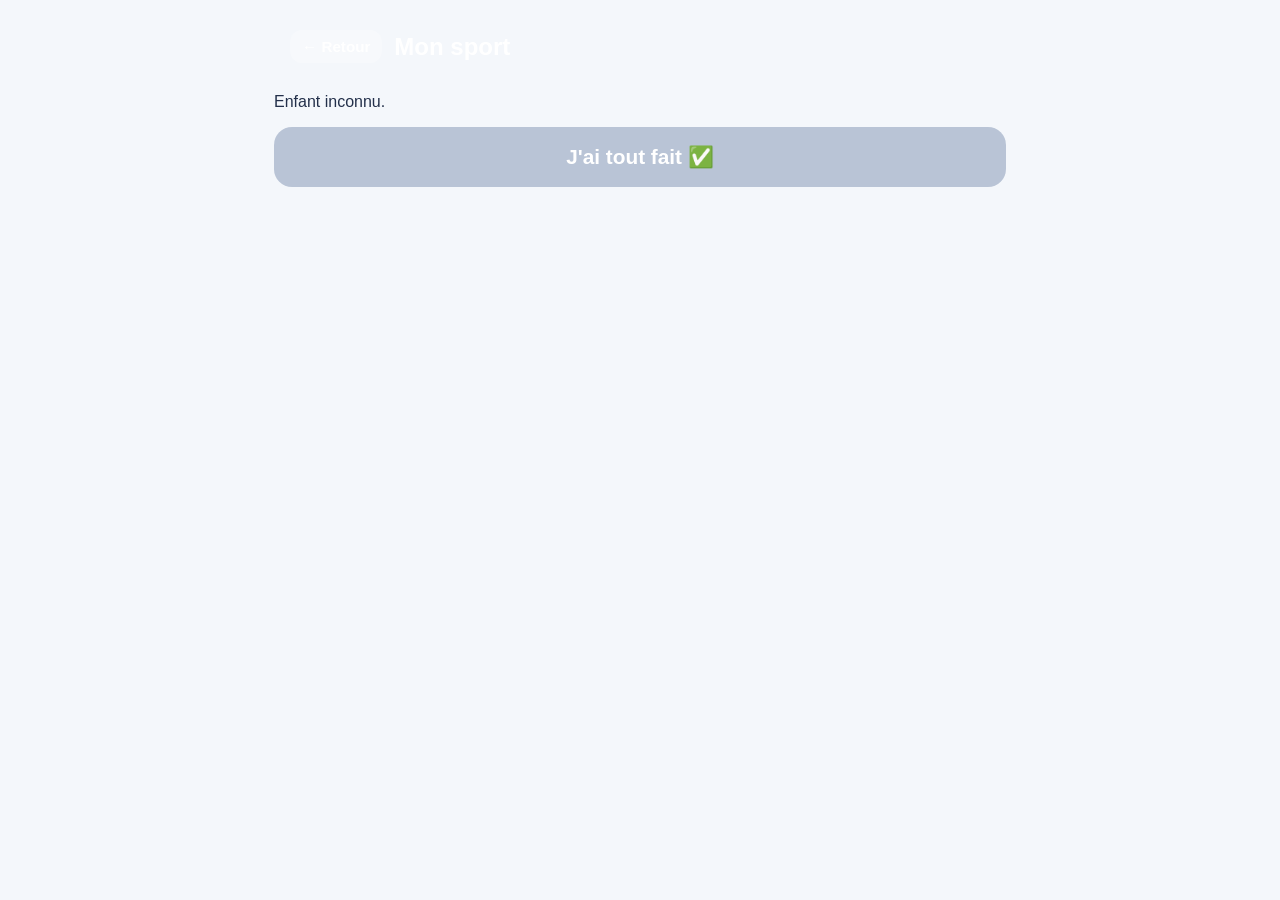
<file: sport.html>
<!DOCTYPE html>
<html lang="fr">
<head>
<meta charset="UTF-8" />
<meta name="viewport" content="width=device-width, initial-scale=1.0, maximum-scale=1.0, user-scalable=no" />
<meta name="apple-mobile-web-app-capable" content="yes" />
<title>Mon sport</title>
<link rel="stylesheet" href="chores.css" />
<style>
  body{max-width:760px;}
  .sp-head{color:#fff;border-radius:18px;padding:14px 16px;margin-bottom:12px;display:flex;align-items:center;}
  .sp-head h1{font-size:1.5rem;margin:0;flex:1;}
  .sp-back{background:rgba(255,255,255,.25);color:#fff;border-radius:12px;padding:8px 12px;font-weight:800;font-size:.95rem;cursor:pointer;margin-right:12px;}
  .step{background:#fff;border:2px solid #eef2f8;border-radius:18px;padding:14px;margin-bottom:14px;box-shadow:0 2px 10px rgba(40,60,90,.07);}
  .step h2{font-size:1.2rem;margin:0 0 4px;}
  .step .what{font-size:1rem;color:#6b7a90;margin:0 0 10px;font-weight:600;}
  .exos{display:flex;flex-wrap:wrap;margin:0 -5px;}
  .exo{width:50%;padding:5px;}
  .exo .in{background:#f4f7fb;border-radius:14px;padding:8px;text-align:center;}
  .exo .nm{font-weight:800;font-size:1.05rem;margin-top:4px;}
  .exo .nb{font-size:.95rem;color:#2f6fd0;font-weight:800;}
  .frames{display:flex;align-items:center;justify-content:center;}
  .frames svg{width:44%;height:auto;max-width:130px;}
  .frames .arrow{color:#aab6c8;font-weight:800;font-size:1.1rem;padding:0 2px;}
  .single svg{width:60%;max-width:200px;}
  .chips{display:flex;flex-wrap:wrap;margin:8px -4px 0;}
  .chip2{margin:4px;padding:10px 14px;border-radius:14px;border:3px solid #cfd9e8;background:#fff;font-weight:800;font-size:1.05rem;cursor:pointer;color:#23304a;}
  .chip2.on{background:#34c77b;border-color:#34c77b;color:#fff;}
  .btns{display:flex;flex-wrap:wrap;margin:8px -4px 0;}
  .tbtn{margin:4px;padding:12px 16px;border-radius:14px;border:none;background:#5b8def;color:#fff;font-weight:800;font-size:1.05rem;cursor:pointer;}
  .tbtn.pause{background:#e08a1e;}
  .timer{display:none;margin-top:10px;text-align:center;background:#23304a;color:#fff;border-radius:16px;padding:12px;}
  .timer.show{display:block;}
  .timer .big{font-size:3.4rem;font-weight:800;line-height:1;}
  .timer .lbl{font-size:1rem;opacity:.85;margin-bottom:4px;}
  .timer.end{background:#2fa968;}
  .timer.resting{background:#e08a1e;}
  .timer .nx{font-size:.95rem;opacity:.85;margin-top:6px;}
  .timer .stop{margin-top:10px;background:rgba(255,255,255,.2);color:#fff;border:none;border-radius:12px;padding:8px 14px;font-weight:800;font-size:.95rem;cursor:pointer;}
  .exo .wt{font-size:.85rem;font-weight:800;color:#5b6b86;margin-top:3px;}
  .exo .wn{font-size:.78rem;color:#6b7a90;margin-top:3px;line-height:1.25;}
  .rest{text-align:center;color:#6b7a90;font-weight:800;margin:6px 0 14px;}
  #finish{display:block;width:100%;border:none;border-radius:18px;padding:18px;font-size:1.3rem;font-weight:800;color:#fff;background:#b9c4d6;cursor:pointer;}
  #finish.ready{background:#2fa968;}
  #left{text-align:center;color:#6b7a90;margin-top:8px;font-weight:600;}
</style>
</head>
<body>
<div class="sp-head" id="head"><div class="sp-back" id="back">← Retour</div><h1 id="title">Mon sport</h1></div>
<div id="steps"></div>
<button id="finish">J'ai tout fait ✅</button>
<div id="left"></div>
<script>
(function(){
  var q=["children.js","firebase-config.js","sync.js","chores-core.js","sport.js"], t=Date.now();
  function next(){
    if(!q.length) return;
    var s=document.createElement("script"); s.src=q.shift()+(location.protocol==="file:"?"":"?t="+t); s.onload=next; s.onerror=function(){ window.LOAD_FAILED=true; next(); }; document.body.appendChild(s);
  }
  next();
})();
</script>
</body>
</html>
</file>
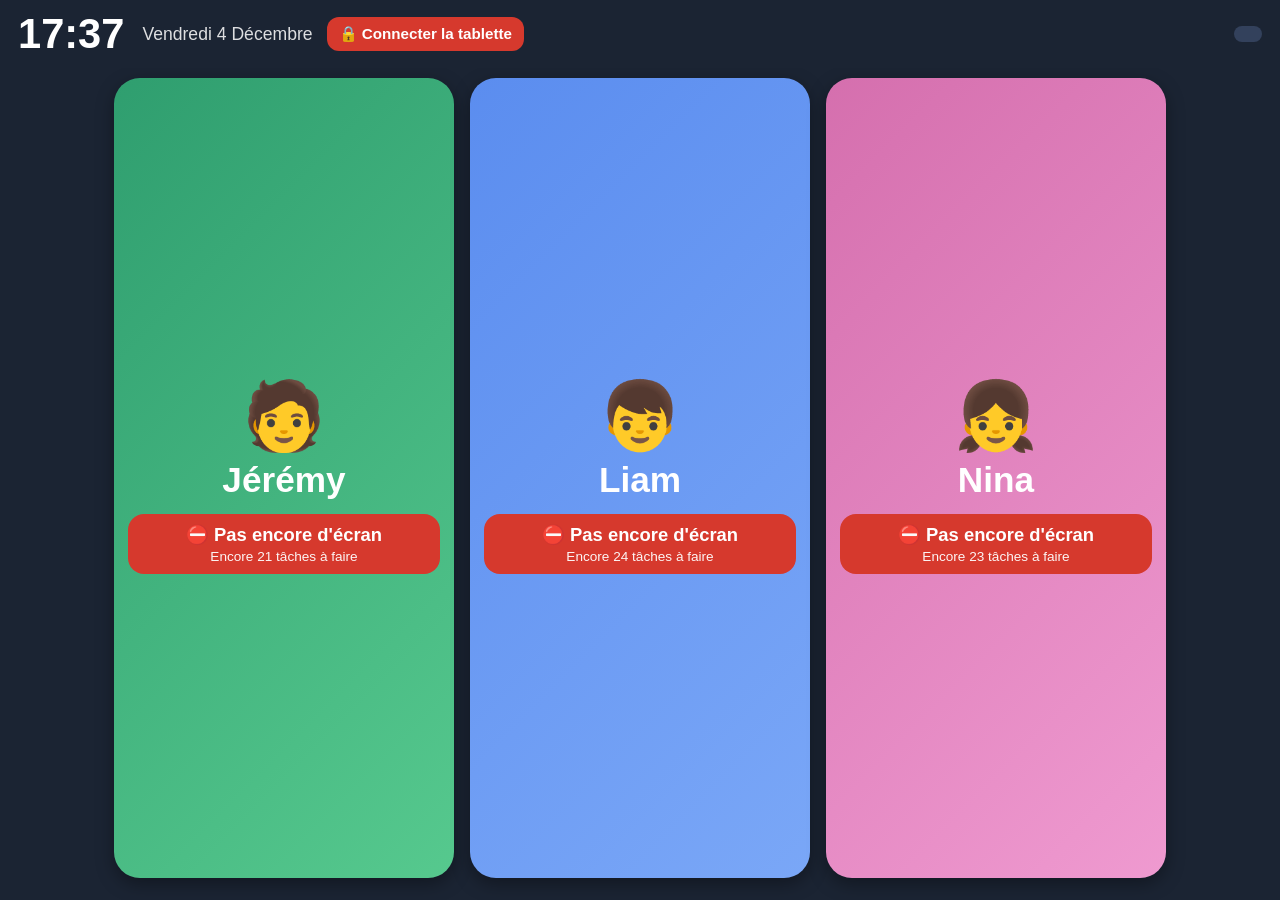
<file: tablet.html>
<!DOCTYPE html>
<html lang="fr">
<head>
<meta charset="UTF-8" />
<meta name="viewport" content="width=device-width, initial-scale=1.0, maximum-scale=1.0, user-scalable=no" />
<meta name="apple-mobile-web-app-capable" content="yes" />
<meta name="apple-mobile-web-app-status-bar-style" content="black" />
<title>Tablette de la cuisine</title>
<style>
  *{box-sizing:border-box;-webkit-tap-highlight-color:transparent;}
  html,body{height:100%;margin:0;padding:0;}
  body{font-family:-apple-system,BlinkMacSystemFont,"Helvetica Neue",Helvetica,Arial,sans-serif;
    background:#1b2433;color:#23304a;display:flex;flex-direction:column;overflow:hidden;
    -webkit-user-select:none;user-select:none;}

  #top{flex:none;display:flex;align-items:center;padding:10px 18px;color:#fff;}
  #clock{font-size:2.6rem;font-weight:800;margin-right:18px;}
  #date{font-size:1.1rem;opacity:.85;text-transform:capitalize;}
  #banner{margin-left:auto;font-size:1.05rem;font-weight:800;padding:8px 14px;border-radius:12px;background:#33415c;}
  #banner.warn{background:#e0392b;}
  #banner.info{background:#e08a1e;}

  #cols{flex:1;display:flex;min-height:0;padding:0 8px 8px;}
  #cols.home{overflow-y:auto;-webkit-overflow-scrolling:touch;}   /* tablette courte : on peut faire défiler jusqu'aux cartes */
  .col{flex:1;min-width:0;margin:0 6px;background:#f4f7fb;border-radius:18px;display:flex;flex-direction:column;overflow:hidden;}
  .col-head{flex:none;color:#fff;padding:10px 14px;display:flex;align-items:center;}
  .col-name{font-size:1.7rem;font-weight:800;}
  .col-day{margin-left:auto;font-size:.85rem;font-weight:700;background:rgba(255,255,255,.22);border-radius:10px;padding:4px 9px;}

  .light{flex:none;padding:12px 14px;color:#fff;}
  .light .t{font-size:1.35rem;font-weight:800;line-height:1.15;}
  .light .s{font-size:.95rem;margin-top:3px;opacity:.95;}
  .light.red{background:#d6392d;}
  .light.green{background:#2fa968;}
  .light.off{background:#4a5568;}

  .list{flex:1;overflow-y:auto;-webkit-overflow-scrolling:touch;padding:8px 8px 14px;}
  .sec{font-size:.8rem;font-weight:800;text-transform:uppercase;letter-spacing:.04em;color:#6b7a90;margin:10px 4px 6px;}
  .task{display:flex;align-items:center;background:#fff;border:2px solid #e3e9f2;border-radius:14px;
    padding:9px 10px;margin-bottom:7px;cursor:pointer;}
  .task:active{background:#eef6ff;}
  .task .emoji{font-size:1.6rem;width:38px;text-align:center;flex:none;}
  .task .label{flex:1;font-size:1.02rem;font-weight:700;line-height:1.2;padding:0 8px;}
  .task .note{display:block;font-size:.76rem;color:#6b7a90;font-weight:500;margin-top:2px;}
  .task .check{width:30px;height:30px;flex:none;border-radius:50%;border:3px solid #cfd9e8;background:#fff;
    text-align:center;line-height:24px;font-size:1.1rem;color:transparent;}
  .task.done{background:#e9f7ef;border-color:#34c77b;padding-top:5px;padding-bottom:5px;opacity:.8;}
  .task.done .emoji{font-size:1.25rem;}
  .task.done .note{display:none;}
  .task.done .label{color:#1f8a55;text-decoration:line-through;}
  .task.done .check{background:#34c77b;border-color:#34c77b;color:#fff;}
  .task .go{display:inline-block;margin-top:5px;background:#eef6ff;color:#2f6fd0;border:1px solid #cfe2fb;border-radius:10px;padding:3px 9px;font-size:.8rem;font-weight:800;}
  .task.optional{border-style:dashed;}
  .task .opt{display:inline-block;margin-left:8px;background:#eef2f8;color:#6b7a90;border-radius:8px;padding:1px 7px;font-size:.7rem;font-weight:800;vertical-align:middle;}
  .task.urgent{border-color:#e08a1e;background:#fff6e8;}
  .fold{font-size:.9rem;font-weight:800;color:#1f8a55;background:#e9f7ef;border-radius:12px;padding:9px 12px;margin:8px 0;cursor:pointer;text-align:center;}
  .later{font-size:.85rem;color:#6b7a90;text-align:center;margin:12px 0 4px;}

  #wx{flex:none;display:none;margin:0 14px 10px;background:#2a3650;border-radius:16px;padding:8px 12px;color:#fff;}
  #wx .wx-title{display:none;}
  #wx .wx-row{display:flex;}
  #wx .wx-cell{flex:1;display:flex;align-items:center;margin:0 4px;}
  #wx .wx-when{font-size:.8rem;font-weight:800;text-transform:uppercase;opacity:.8;width:92px;}
  #wx .wx-emoji{font-size:1.8rem;margin:0 10px;}
  #wx .wx-split{font-size:1.05rem;}
  #wx .wx-extra{font-size:.85rem;opacity:.85;margin-left:10px;}
  #wx .wx-hint{margin-top:6px;font-size:.95rem;font-weight:700;background:#33415c;border-radius:10px;padding:6px 10px;}
  #cols.home{align-items:stretch;justify-content:center;padding:10px 18px 22px;}
  .card{flex:1;max-width:340px;margin:0 8px;border-radius:26px;color:#fff;cursor:pointer;display:flex;flex-direction:column;
    align-items:center;justify-content:center;text-align:center;padding:18px 14px;box-shadow:0 6px 18px rgba(0,0,0,.35);}
  .card:active{opacity:.85;}
  .card .face{font-size:4.2rem;line-height:1;}
  .card .nm{font-size:2.2rem;font-weight:800;margin:10px 0 14px;}
  .card .mini{background:rgba(0,0,0,.28);border-radius:16px;padding:10px 12px;width:100%;}
  .card .mini .t{font-size:1.15rem;font-weight:800;line-height:1.2;}
  .card .mini .s{font-size:.85rem;margin-top:3px;opacity:.95;}
  .card .mini.red{background:#d6392d;}
  .card .mini.green{background:#2fa968;}
  .card .mini.off{background:#4a5568;}
  #cols.one{justify-content:center;}
  #cols.one .col{max-width:720px;}
  #back{display:none;font-size:1.05rem;font-weight:800;color:#fff;background:#33415c;border-radius:12px;padding:9px 14px;margin-right:16px;cursor:pointer;}
  #sync{display:none;margin-left:14px;font-size:.95rem;font-weight:800;color:#fff;background:#e08a1e;border-radius:12px;padding:8px 12px;cursor:pointer;}
  #sync.out,#sync.denied,#sync.other,#sync.config,#sync.reload{background:#d6392d;}
  .task .when{flex:none;font-size:.8rem;font-weight:800;color:#1f8a55;margin-right:8px;}

  /* La maison : boutons des parents (lave-vaisselle, sèche-linge, étendage) */
  #house{flex:none;display:none;margin:0 14px 10px;}
  #house.show{display:block;}
  #house .hh{color:#cfd8e6;font-size:.85rem;font-weight:700;margin:0 2px 2px;}
  #house .tiles{display:flex;flex-wrap:wrap;margin:0 -4px;}
  #house .tile{flex:1 1 150px;margin:4px;background:#2a3650;border-radius:16px;padding:10px 12px;color:#fff;display:flex;flex-direction:column;}
  #house .tile.busy{background:#8a5a14;}
  #house .tn{font-size:1.05rem;font-weight:800;}
  #house .ts{font-size:.88rem;opacity:.95;margin:4px 0 8px;line-height:1.25;flex:1;}
  #house .tb{display:flex;align-items:center;}
  #house .tb{flex-wrap:wrap;}
  #house .go,#house .fin{border:none;border-radius:12px;background:#2fa968;color:#fff;font-weight:800;font-size:1rem;padding:10px 16px;margin:2px 6px 2px 0;min-height:44px;cursor:pointer;}
  #house .fin{background:#3b7bd4;}
  #house .undo{margin-left:auto;background:rgba(255,255,255,.2);color:#fff;border:none;border-radius:10px;padding:8px 10px;font-weight:800;font-size:.85rem;min-height:44px;cursor:pointer;}

  /* Téléphone (vue parent) : cartes et météo empilées */
  @media (max-width:700px){
    #top{flex-wrap:wrap;padding:8px 12px;}
    #clock{font-size:2rem;margin-right:12px;}
    #banner{margin-left:0;margin-top:6px;width:100%;}
    #sync{margin-left:auto;}
    #banner:empty{display:none;}
    #cols{padding:0 4px 6px;}
    #cols.home{flex-direction:column;justify-content:flex-start;overflow-y:auto;-webkit-overflow-scrolling:touch;padding:6px 12px 14px;}
    .card{flex:none;max-width:none;margin:6px 0;flex-direction:row;justify-content:flex-start;text-align:left;padding:12px 14px;}
    .card .face{font-size:2.6rem;margin-right:12px;}
    .card .nm{font-size:1.5rem;margin:0 12px 0 0;}
    .card .mini{width:auto;flex:1;}
    #cols.one .col{max-width:none;}
    #wx{display:none !important;}   /* vue parent sur téléphone : toute la place pour les enfants */
    #house{margin:0 10px 6px;}
    #house .tile{padding:8px 10px;}
    #house .ts{font-size:.8rem;margin:2px 0 6px;}
    #house .go,#house .fin{padding:8px 12px;font-size:.95rem;}
  }
</style>
</head>
<body>
<div id="top">
  <div id="back">← Accueil</div>
  <div id="clock">--:--</div>
  <div id="date"></div>
  <div id="sync"></div>
  <div id="banner"></div>
</div>
<div id="wx"></div>
<div id="house"></div>
<div id="cols"></div>

<script>
(function(){
  var q=["children.js","firebase-config.js","sync.js","chores-core.js","house.js"], t=Date.now();
  function next(){
    if(!q.length){ start(); return; }
    var s=document.createElement("script"); s.src=q.shift()+(location.protocol==="file:"?"":"?t="+t); s.onload=next; s.onerror=function(){ window.LOAD_FAILED=true; next(); }; document.body.appendChild(s);
  }
  next();

  function start(){
    "use strict";
    var C=window.Chores, KIDS=["jeremy","liam","nina"];
    var FACES={jeremy:"🧑", liam:"👦", nina:"👧"};
    var loadedKey=C.dateKey(C.now());
    var expanded={};   // enfant -> true si « faites » dépliées
    var colsEl=document.getElementById("cols");
    var backEl=document.getElementById("back");
    var m=/[?&]kid=([a-z]+)/.exec(location.search);
    var current=(m && window.CHILDREN[m[1]])?m[1]:null;   // null = accueil
    var lastTouch=Date.now(), lastKey="";

    function el(tag, cls, html){ var e=document.createElement(tag); if(cls) e.className=cls; if(html!=null) e.innerHTML=html; return e; }
    function go(k){ current=k; lastTouch=Date.now(); render(); }
    backEl.onclick=function(){ go(null); };

    var status=C.screenStatus;

    function info(k, now, tomorrow, h){
      var cfg=window.CHILDREN[k];
      var tasks=C.visibleTasks(k, cfg, now, tomorrow);
      function done(t){ return C.isDone(k,t,now); }
      var gateLeft=tasks.filter(function(t){return t.gate && !done(t);}).length;
      return {cfg:cfg, tasks:tasks, done:done, st:status(h,gateLeft), ds:C.dayState(now,cfg)};
    }

    function renderHome(now, tomorrow, h){
      colsEl.className="home";
      KIDS.forEach(function(k){
        var i=info(k,now,tomorrow,h);
        var card=el("div","card",
          "<div class='face'>"+FACES[k]+"</div><div class='nm'>"+i.cfg.name+"</div>"+
          "<div class='mini "+i.st.k+"'><div class='t'>"+i.st.t+"</div><div class='s'>"+i.st.s+"</div></div>");
        card.style.background=i.cfg.gradient;
        card.onclick=function(){ go(k); };
        colsEl.appendChild(card);
      });
    }

    function renderChild(k, now, tomorrow, h){
      colsEl.className="one";
      var i=info(k,now,tomorrow,h), cfg=i.cfg, done=i.done;
      var shown0=i.tasks.filter(function(t){ return (t.block!=="soir" || h>=19) && !t.optional && (!t.house || t.gate); });
      var col=el("div","col");
      var head=el("div","col-head","<span class='col-name'>"+cfg.name+"</span><span class='col-day'>"+i.ds.val+" · "+shown0.filter(done).length+"/"+shown0.length+"</span>");
      head.style.background=cfg.gradient;
      col.appendChild(head);
      col.appendChild(el("div","light "+i.st.k,"<div class='t'>"+i.st.t+"</div><div class='s'>"+i.st.s+"</div>"));

      var list=el("div","list");
      var shown=i.tasks.filter(function(t){ return t.block!=="soir" || h>=19; });
      var todo=shown.filter(function(t){return !done(t) && !t.optional && (!t.house || t.gate);});

      function addTask(t){
        var d=done(t);
        var urgent=(t.block==="avant19" && !d && h>=18);
        var v=d?String(C.doneValue(k,t,now)||""):"", hhmm=/ (\d\d:\d\d)$/.exec(v);   // heure de la coche, pour le parent
        var row=el("div","task"+(d?" done":"")+(urgent?" urgent":"")+(t.optional?" optional":""),
          "<div class='emoji'>"+t.emoji+"</div><div class='label'>"+t.label+(t.optional?"<span class='opt'>Facultatif</span>":"")+(t.note?"<span class='note'>"+t.note+"</span>":"")+(t.href?"<span class='go'>"+(t.linkLabel||"▶ Voir")+"</span>":"")+"</div>"+(hhmm?"<div class='when'>"+hhmm[1]+"</div>":"")+"<div class='check'>✓</div>");
        function toggle(){
          lastTouch=Date.now();
          if(t.house){   // la ligne reste un instant, cochée ; les doubles appuis sont ignorés
            if(row.className.indexOf(" done")!==-1) return;
            row.className+=" done";
            C.setDone(k,t,now,true);
            lastKey=viewKey(C.now());
            setTimeout(render,700);
            return;
          }
          C.setDone(k,t,now,!d); render();
        }
        if(t.href){
          row.onclick=function(){ location.href=C.linkTo(t.href, "tablet.html?kid="+k+C.dateParams().replace(/^&/,"&")); };
          row.querySelector(".check").onclick=function(e){ e.stopPropagation(); toggle(); };
        } else { row.onclick=toggle; }
        list.appendChild(row);
      }

      // Toutes les tâches restent affichées à leur place : une tâche cochée par erreur reste visible
      // et on peut la décocher d'un toucher. L'ordre ne bouge jamais sous le doigt.
      var lastBlock=null;
      shown.forEach(function(t){
        if(t.block!==lastBlock){
          var bi=null; C.BLOCKS.forEach(function(b){ if(b.key===t.block) bi=b; });
          list.appendChild(el("div","sec",bi.emoji+" "+bi.title+(bi.sub?" · "+bi.sub:"")));
          lastBlock=t.block;
        }
        addTask(t);
      });
      if(todo.length===0) list.appendChild(el("div","later","🎉 Tout est fait pour le moment"));
      if(h<19) list.appendChild(el("div","later","Le soir : les tâches s'affichent à 19 h"));

      col.appendChild(list);
      colsEl.appendChild(col);
    }

    // Barre du haut (heure, date, bandeau) : mise à jour sans toucher aux listes
    function updateTop(now){
      var h=now.getHours()+now.getMinutes()/60;
      document.getElementById("clock").textContent=C.pad2(now.getHours())+":"+C.pad2(now.getMinutes());
      document.getElementById("date").textContent=C.DAY_NAMES[now.getDay()]+" "+now.getDate()+" "+C.MONTHS[now.getMonth()];
      backEl.style.display=current?"block":"none";
      var banner=document.getElementById("banner");
      banner.className=""; banner.textContent="";
      var tb=C.timeBanner(h, C.isRestDay(now)); if(tb){ banner.textContent=tb.t; banner.className=tb.k; }
    }

    // La maison : tuiles des parents, sur l'accueil seulement (rien si l'appareil n'est pas connecté en « famille »)
    var houseKey="", pressedUntil={};
    function press(key, fn){   // un appui est ignoré s'il suit de trop près un autre sur la même tuile
      var n=Date.now();
      if(pressedUntil[key] && n<pressedUntil[key]) return;
      pressedUntil[key]=n+1500;
      lastTouch=n; fn();
    }
    function renderHouse(){
      var box=document.getElementById("house");
      var H=window.House;
      var on=!current && H && H.isParent() && !C.qs("date");
      var key=on?("1|"+(H.known()?H.sig():"?")):"0";
      if(key===houseKey) return;   // rien n'a changé : on ne touche pas aux boutons (pas de toucher perdu)
      houseKey=key;
      box.innerHTML="";
      box.className=on?"show":"";
      if(!on) return;
      var wrap=el("div","tiles");
      if(H.known()){
        var head=el("div","hh"); head.textContent="🏡 La maison · appuie sur le bouton vert quand tu lances une machine"; box.appendChild(head);
      }
      (H.known()?H.tiles():[]).forEach(function(t){
        var tile=el("div","tile"+(t.busy?" busy":""));
        var name=el("div","tn"); name.textContent=t.emoji+" "+t.name; tile.appendChild(name);
        var st=el("div","ts"); st.textContent=t.text; tile.appendChild(st);
        var row=el("div","tb");
        if(t.canGo){
          var go=el("button","go"); go.type="button"; go.textContent=t.label;
          go.onclick=function(){ press(t.key, t.go); };
          row.appendChild(go);
        }
        if(t.fin){
          var fi=el("button","fin"); fi.type="button"; fi.textContent=t.fin.label;
          fi.onclick=function(){ press(t.key, t.fin.fn); };
          row.appendChild(fi);
        }
        if(t.undo){
          var un=el("button","undo"); un.type="button"; un.textContent="↺ Annuler";
          un.onclick=function(){ press(t.key, t.undo); };
          row.appendChild(un);
        }
        tile.appendChild(row);
        wrap.appendChild(tile);
      });
      var shop=el("div","tile");
      var sn=el("div","tn"); sn.textContent="🛒 Courses"; shop.appendChild(sn);
      var ss=el("div","ts"); ss.textContent="La liste à acheter, par rayon"; shop.appendChild(ss);
      var sr=el("div","tb"), so=el("button","go"); so.type="button"; so.textContent="Ouvrir";
      so.onclick=function(){ location.href="courses.html?back=tablet.html"; };
      sr.appendChild(so); shop.appendChild(sr);
      wrap.appendChild(shop);
      var xt=el("div","tile");
      var xn=el("div","tn"); xn.textContent="⭐ Tâche ponctuelle"; xt.appendChild(xn);
      var xs=el("div","ts"); xs.textContent="Donner une tâche à un ou plusieurs enfants, pour un jour"; xt.appendChild(xs);
      var xr=el("div","tb"), xo=el("button","go"); xo.type="button"; xo.textContent="Ajouter";
      xo.onclick=function(){ location.href="ponctuel.html?back=tablet.html"; };
      xr.appendChild(xo); xt.appendChild(xr);
      wrap.appendChild(xt);
      box.appendChild(wrap);
    }

    function render(){
      var scroll=0, old=colsEl.querySelector(".list");
      if(old) scroll=old.scrollTop;

      var now=C.now(), tomorrow=C.addDays(now,1);
      var h=now.getHours()+now.getMinutes()/60;
      updateTop(now);
      renderHouse();

      colsEl.innerHTML="";
      if(current) renderChild(current,now,tomorrow,h); else renderHome(now,tomorrow,h);
      var nl=colsEl.querySelector(".list"); if(nl) nl.scrollTop=scroll;
      lastKey=viewKey(now);
      syncPill();
    }

    // ---- État de la synchro : rien quand tout va bien ----
    function syncPill(){
      var se=document.getElementById("sync"), st=window.Sync?window.Sync.state(current):{k:"local",n:0};
      if(window.LOAD_FAILED && (!window.Sync || !window.Sync.enabled)) st={k:"reload",n:0};
      var txt={out:"🔒 Connecter la tablette", other:"🔒 Pas partagé", denied:"⛔ Accès refusé",
               config:"⚙️ Réglage Firebase à revoir", reload:"⚠️ Recharger la page",
               offline:"📴 Pas de réseau"+(st.n?" · "+st.n+" en attente":"")}[st.k];
      se.className=st.k;
      se.style.display=txt?"block":"none";
      se.textContent=txt||"";
      se.onclick=st.k==="reload"?function(){ location.reload(); }:
        (st.k==="out"||st.k==="other"||st.k==="denied")?function(){ location.href="connexion.html"; }:null;
    }

    // On ne redessine les listes que si ce qu'elles montrent a changé (redessiner sous le doigt fait perdre le toucher)
    function phase(now){ var h=now.getHours()+now.getMinutes()/60; return h>=19?"off":(h>=18?"m"+Math.round((19-h)*60):"day"); }
    function viewKey(now){ return signature()+"#"+phase(now)+"#"+(window.House?window.House.sig():"")+(current?"":"#home"); }
    function signature(){
      var now=C.now(), tm=C.addDays(now,1), out=[current||""];
      KIDS.forEach(function(k){
        C.visibleTasks(k, window.CHILDREN[k], now, tm).forEach(function(t){ out.push(t.id+"="+(C.doneValue(k,t,now)||"")); });
      });
      return out.join("|");
    }
    function onRemote(){ if(viewKey(C.now())!==lastKey) render(); else syncPill(); }
    C.watch(KIDS, C.now(), onRemote);   // coches faites sur les téléphones, en direct
    render();
    C.refreshVac(render);
    function showWeather(){
      C.loadWeather(C.dateKey(C.now()),function(days){
        var w=document.getElementById("wx");
        if(days){ w.innerHTML=C.renderWeather(days); w.style.display="block"; }
      });
    }
    showWeather();
    setInterval(showWeather, 3*3600000);
    setInterval(function(){
      if(C.dateKey(C.now())!==loadedKey && location.search.indexOf("date=")===-1){ location.reload(); return; }
      if(current && Date.now()-lastTouch>90000) current=null;   // retour auto à l'accueil
      var now=C.now();
      if(viewKey(now)!==lastKey) render(); else { updateTop(now); syncPill(); }
    }, 20000);
  }
})();
</script>
</body>
</html>
</file>
<file: shop.css>
/* Liste de courses (courses.html pour les parents, liste.html pour les enfants) */
:root{
  --bg:#f4f7fb; --card:#fff; --ink:#23304a; --muted:#6b7a90; --line:#e3e9f2;
  --ok:#34c77b; --ok-bg:#e9f7ef; --accent:#5b8def; --warn:#e08a1e; --warn-bg:#fff4d6; --bad:#d6392d;
}
*{box-sizing:border-box;-webkit-tap-highlight-color:transparent;}
html,body{margin:0;padding:0;}
body{font-family:-apple-system,BlinkMacSystemFont,"Segoe UI",Roboto,Helvetica,Arial,sans-serif;
  background:var(--bg);color:var(--ink);max-width:760px;margin:0 auto;padding:12px 12px 150px;}

.sh-head{display:flex;align-items:center;color:#fff;border-radius:18px;padding:12px 14px;margin-bottom:12px;
  background:linear-gradient(135deg,#34415c,#566380);}
.sh-head h1{font-size:1.35rem;margin:0;flex:1;}
.sh-back{background:rgba(255,255,255,.25);color:#fff;border-radius:12px;padding:8px 12px;font-weight:800;
  font-size:.95rem;cursor:pointer;margin-right:12px;border:none;}
.sh-sub{color:var(--muted);font-size:.9rem;margin:0 4px 10px;}

.box{background:var(--card);border:2px solid var(--line);border-radius:18px;padding:12px;margin-bottom:14px;
  box-shadow:0 2px 10px rgba(40,60,90,.07);}
.box h2{font-size:1.05rem;margin:0 0 8px;display:flex;align-items:center;}
.box h2 .n{margin-left:auto;background:#eef2f8;color:var(--muted);border-radius:99px;padding:2px 10px;font-size:.8rem;}
.box.warn{border-color:#ffe39c;background:var(--warn-bg);}
.msg{border-radius:14px;padding:12px;margin:10px 0;font-weight:700;line-height:1.35;background:var(--warn-bg);color:#7a5600;border:2px solid #ffe39c;}
.msg a{color:#2f6fd0;}
.empty{color:var(--muted);text-align:center;padding:10px 4px;font-weight:600;}
#status{display:none;margin:0 0 8px;font-size:.92rem;}
#status.show{display:block;}
#app > #status{position:sticky;top:0;z-index:5;}   /* page des enfants : le bandeau d'état reste visible */
.topbar{position:sticky;top:0;z-index:5;background:var(--bg);padding:4px 0 2px;margin-bottom:8px;}
.parentlink{margin:0 4px 10px;font-size:.95rem;font-weight:700;}
.parentlink a{color:#2f6fd0;}

.sec{font-size:.8rem;font-weight:800;text-transform:uppercase;letter-spacing:.04em;color:var(--muted);margin:12px 4px 6px;}

.row{display:flex;align-items:center;flex-wrap:wrap;border:2px solid var(--line);border-radius:14px;padding:8px 10px;margin-bottom:7px;background:#fff;}
.row.cart{background:var(--ok-bg);border-color:var(--ok);opacity:.85;}
.row.cart .nm{text-decoration:line-through;color:#1f8a55;}
.row.req{background:#f6f8fc;border-color:#dfe6f1;}
.row.req .nm{color:#51607a;}
.chk{flex:none;width:44px;height:44px;border-radius:50%;border:3px solid #cfd9e8;background:#fff;color:transparent;
  font-size:1.1rem;font-weight:800;margin-right:10px;cursor:pointer;line-height:1;padding:0;}
.row.cart .chk{background:var(--ok);border-color:var(--ok);color:#fff;}
.nm{flex:1 1 130px;font-size:1.05rem;font-weight:700;line-height:1.2;min-width:0;word-wrap:break-word;padding:4px 0;}
.nm small{display:block;font-size:.75rem;color:var(--muted);font-weight:600;margin-top:2px;}
.nm small.note{font-size:.85rem;color:var(--ink);font-weight:800;}
.nm small.addnote{color:var(--accent);font-weight:700;opacity:.85;}
.rowwrap{margin-bottom:7px;}
.rowwrap > .row{margin-bottom:0;}
.rowwrap > .inline{margin:4px 0 0;}
.qty{display:flex;align-items:center;flex:none;margin-left:8px;}
.ctl{display:flex;align-items:center;flex:none;margin-left:auto;}
.qty b{min-width:30px;text-align:center;font-size:1.05rem;}
.btn{border:none;border-radius:12px;background:var(--accent);color:#fff;font-weight:800;font-size:1rem;
  padding:10px 14px;min-height:44px;cursor:pointer;margin:2px;}
.btn.ok{background:#2fa968;}
.btn.ghost{background:#eef2f8;color:var(--ink);}
.btn.bad{background:#fdecec;color:#a12320;}
.btn.wide{display:block;width:100%;margin:4px 0 8px;}
.btn.sm{padding:6px 10px;min-height:44px;min-width:44px;font-size:.95rem;}
.step{border:none;background:#eef2f8;color:var(--ink);border-radius:12px;width:44px;height:44px;font-size:1.3rem;
  font-weight:800;cursor:pointer;line-height:1;padding:0;}
.x{flex:none;border:none;background:#fdecec;color:#a12320;font-size:1.1rem;font-weight:800;width:44px;height:44px;
  border-radius:12px;cursor:pointer;margin-left:14px;}
.x.armed{width:auto;padding:0 12px;font-size:.9rem;}
.tag{display:inline-block;background:#eef6ff;color:#2f6fd0;border:1px solid #cfe2fb;border-radius:8px;padding:1px 7px;
  font-size:.75rem;font-weight:800;margin-left:6px;vertical-align:middle;}
.tag.done{background:var(--ok-bg);color:#1f8a55;border-color:#9fe0bd;}

input[type=text],input[type=search],select{font-size:1.05rem;padding:11px 12px;border:2px solid #cfd9e8;border-radius:12px;
  background:#fff;color:var(--ink);width:100%;margin:4px 0;}
input:focus,select:focus{outline:none;border-color:var(--accent);}
.line{display:flex;align-items:center;flex-wrap:wrap;}
.line > *{flex:1 1 auto;}
.line .btn{flex:none;}
.sticky{position:fixed;left:0;right:0;bottom:0;background:rgba(244,247,251,.96);border-top:2px solid var(--line);
  padding:10px 12px;display:none;}
.sticky.show{display:block;}
.sticky .in{max-width:760px;margin:0 auto;}
.sticky .btn{width:100%;}
details.box > summary{font-weight:800;font-size:1.05rem;cursor:pointer;}
.inline{background:#f8fafd;border:2px dashed #cfd9e8;border-radius:14px;padding:10px;margin:6px 0 10px;}

/* Choix de la vue : Préparer / En magasin */
.modes{display:flex;gap:8px;margin:0 0 6px;}
.modes button{flex:1;min-height:48px;border:2px solid var(--line);border-radius:14px;background:#fff;color:var(--ink);
  font-size:1rem;font-weight:800;cursor:pointer;padding:6px 8px;}
.modes button.on{background:var(--accent);border-color:var(--accent);color:#fff;}

/* Vue « En magasin » : grosses lignes, un appui = pris */
.row.take{min-height:60px;cursor:pointer;padding:10px 12px;}
.row.take:active{background:var(--ok-bg);}
.row.take .nm{font-size:1.2rem;}
.row.take.cart{opacity:.7;}
.big{flex:none;margin-left:10px;background:#eef2f8;color:var(--ink);border-radius:12px;padding:6px 12px;font-size:1.15rem;font-weight:800;}
.sh-sub{margin:0 4px 8px;}

/* Annulation de la dernière prise */
.toast{position:fixed;left:12px;right:12px;bottom:80px;max-width:736px;margin:0 auto;display:none;align-items:center;
  background:#23304a;color:#fff;border-radius:14px;padding:8px 8px 8px 14px;font-weight:700;z-index:6;}
.toast.show{display:flex;}
.toast span{flex:1;min-width:0;word-wrap:break-word;}
.toast .btn{flex:none;}
</file>
<file: chores.css>
:root{
  --bg:#f4f7fb; --card:#ffffff; --ink:#23304a; --muted:#6b7a90;
  --done-bg:#e9f7ef; --done-border:#34c77b; --done-ink:#1f8a55;
  --shadow:0 2px 10px rgba(40,60,90,.07); --radius:18px;
  --c-school:#2fa968; --c-weekend:#ef9038; --c-vac:#1fb6c4; --c-ferie:#9b6ad6;
  --hdr:linear-gradient(135deg,#5b8def,#7aa7f7);
}
*{box-sizing:border-box;-webkit-tap-highlight-color:transparent;}
html,body{margin:0;padding:0;}
body{font-family:-apple-system,BlinkMacSystemFont,"Segoe UI",Roboto,Helvetica,Arial,sans-serif;
  background:var(--bg);color:var(--ink);padding:16px 14px 60px;max-width:560px;margin:0 auto;-webkit-font-smoothing:antialiased;}

header{background:var(--hdr);color:#fff;border-radius:var(--radius);padding:18px 18px 16px;box-shadow:var(--shadow);margin-bottom:8px;}
.hello{font-size:1.05rem;opacity:.95;margin:0 0 2px;}
.today-day{font-size:2rem;font-weight:800;text-transform:capitalize;line-height:1.1;margin:0;}
.today-date{font-size:1rem;opacity:.9;margin:2px 0 0;text-transform:capitalize;}
.school-row{display:flex;gap:8px;margin-top:14px;}
.chip{flex:1;border-radius:12px;padding:9px 10px;text-align:center;background:rgba(255,255,255,.18);}
.chip .lbl{display:block;font-size:.72rem;text-transform:uppercase;letter-spacing:.04em;opacity:.95;}
.chip .val{display:block;font-size:1rem;font-weight:800;margin-top:3px;}
.chip.s-school{background:var(--c-school);}
.chip.s-weekend{background:var(--c-weekend);}
.chip.s-off{background:var(--c-weekend);}
.chip.s-vac{background:var(--c-vac);}
.chip.s-ferie{background:var(--c-ferie);}

.progress-wrap{margin:14px 2px 18px;}
.progress-top{display:flex;justify-content:space-between;align-items:center;font-size:.9rem;color:var(--muted);margin-bottom:6px;}
.progress-top b{color:var(--ink);font-size:1rem;}
.bar{height:14px;background:#e3e9f2;border-radius:99px;overflow:hidden;}
.bar>span{display:block;height:100%;width:0;background:linear-gradient(90deg,#34c77b,#5bd99a);border-radius:99px;transition:width .35s ease;}

.block{margin-bottom:18px;}
.block-head{display:flex;align-items:center;gap:8px;margin:0 4px 10px;}
.block-emoji{font-size:1.4rem;}
.block-title{font-size:1.15rem;font-weight:800;margin:0;}
.block-sub{font-size:.82rem;color:var(--muted);margin-left:auto;}

.task{display:flex;align-items:center;gap:14px;background:var(--card);border:2px solid #eef2f8;border-radius:var(--radius);
  padding:14px;margin-bottom:10px;cursor:pointer;box-shadow:var(--shadow);
  transition:background .15s ease,border-color .15s ease,transform .08s ease;user-select:none;}
.task:active{transform:scale(.99);}
.task .emoji{font-size:2rem;width:46px;text-align:center;flex:none;}
.task .label{font-size:1.12rem;font-weight:600;line-height:1.25;flex:1;}
.task .note{display:block;font-size:.82rem;color:var(--muted);font-weight:500;margin-top:2px;}
.check{width:34px;height:34px;flex:none;border-radius:50%;border:3px solid #cfd9e8;background:#fff;
  display:flex;align-items:center;justify-content:center;font-size:1.2rem;color:transparent;transition:all .15s ease;}
.task.done{background:var(--done-bg);border-color:var(--done-border);}
.task.done .label{color:var(--done-ink);text-decoration:line-through;text-decoration-thickness:2px;}
.task.done .note{text-decoration:none;}
.task.done .check{background:var(--done-border);border-color:var(--done-border);color:#fff;}

.celebrate{display:none;text-align:center;background:linear-gradient(135deg,#34c77b,#5bd99a);color:#fff;
  border-radius:var(--radius);padding:22px 16px;margin-top:8px;box-shadow:var(--shadow);}
.celebrate.show{display:block;animation:pop .4s ease;}
.celebrate .big{font-size:2.6rem;}
.celebrate .msg{font-size:1.25rem;font-weight:800;margin-top:6px;}
@keyframes pop{0%{transform:scale(.8);opacity:0}100%{transform:scale(1);opacity:1}}

.vac-banner{display:none;text-align:center;background:#e6f9fb;color:#0d7a86;border:2px solid #9fe4ec;
  border-radius:var(--radius);padding:14px;margin-bottom:14px;font-weight:700;}
.vac-banner.show{display:block;}

.weather{background:#fff;border:2px solid #eef2f8;border-radius:var(--radius);padding:12px 14px;margin-bottom:14px;box-shadow:var(--shadow);}
.weather .wx-title{font-size:.95rem;font-weight:800;margin-bottom:8px;}
.weather .wx-row{display:flex;gap:10px;}
.weather .wx-cell{flex:1;background:#f4f7fb;border-radius:12px;padding:10px;text-align:center;display:flex;flex-direction:column;gap:2px;}
.weather .wx-when{font-size:.72rem;text-transform:uppercase;letter-spacing:.04em;color:var(--muted);font-weight:700;}
.weather .wx-emoji{font-size:1.8rem;line-height:1.1;}
.weather .wx-temp{font-size:1.05rem;font-weight:800;}
.weather .wx-split{font-size:.95rem;}
.weather .wx-extra{font-size:.78rem;color:var(--muted);}
.weather .wx-hint{margin-top:10px;font-size:.95rem;background:#eef6ff;border:1px solid #cfe2fb;border-radius:12px;padding:9px 11px;font-weight:600;color:#243b53;}

.rules{background:#fff;border:2px dashed #cdd8ea;border-radius:var(--radius);padding:14px 16px 6px;margin-top:8px;box-shadow:var(--shadow);}
.rules h2{font-size:1.05rem;margin:0 0 8px;display:flex;align-items:center;gap:8px;}
.rules ul{margin:0;padding:0;list-style:none;}
.rules li{display:flex;gap:10px;align-items:flex-start;font-size:1rem;line-height:1.35;padding:8px 0;border-top:1px solid #f0f3f8;}
.rules li:first-child{border-top:none;}
.rules li .b{font-size:1.2rem;flex:none;}
.rules li.hard{background:#fdecec;border:2px solid #f0b3b3;border-radius:12px;padding:11px 12px;margin:4px 0 8px;color:#a12320;font-weight:800;}
.rules li.hard .tag{display:inline-block;background:#e0392b;color:#fff;font-size:.66rem;font-weight:800;border-radius:6px;padding:2px 7px;margin-left:8px;text-transform:uppercase;letter-spacing:.03em;vertical-align:middle;}

footer{text-align:center;color:#aab6c8;font-size:.75rem;margin-top:26px;}
.draft{display:inline-block;background:#fff4d6;color:#9a6b00;border:1px solid #ffe39c;border-radius:8px;padding:4px 8px;font-size:.72rem;font-weight:700;margin-top:6px;}

.screen-light{color:#fff;border-radius:var(--radius);padding:12px 16px;margin-bottom:12px;box-shadow:var(--shadow);}
.screen-light .t{font-size:1.25rem;font-weight:800;line-height:1.15;}
.screen-light .s{font-size:.92rem;margin-top:3px;opacity:.95;}
.screen-light.red{background:#d6392d;}
.screen-light.green{background:#2fa968;}
.screen-light.off{background:#4a5568;}
.time-banner{display:none;text-align:center;color:#fff;font-weight:800;border-radius:var(--radius);padding:11px 14px;margin-bottom:12px;}
.time-banner.show{display:block;}
.time-banner.warn{background:#e0392b;}
.time-banner.info{background:#e08a1e;}

.task .go{display:inline-block;margin-top:6px;background:#eef6ff;color:#2f6fd0;border:1px solid #cfe2fb;border-radius:10px;padding:4px 10px;font-size:.85rem;font-weight:800;}
.task.has-link{border-color:#cfe2fb;}

.task.optional{border-style:dashed;}
.task .opt{display:inline-block;margin-left:8px;background:#eef2f8;color:#6b7a90;border-radius:8px;padding:1px 7px;font-size:.72rem;font-weight:800;vertical-align:middle;}

/* État de la synchro entre appareils (affiché seulement s'il y a un souci) */
.sync-banner{display:none;align-items:center;border-radius:var(--radius);padding:10px 14px;margin-bottom:12px;font-size:.92rem;font-weight:700;line-height:1.3;}
.sync-banner.show{display:flex;}
.sync-banner.warn{background:#fff4d6;color:#7a5600;border:2px solid #ffe39c;}
.sync-banner.info{background:#eef2f8;color:#4a5568;border:2px solid #d6deea;}
.sync-banner span{flex:1;}
.sync-banner a{flex:none;margin-left:10px;background:#fff;color:#2f6fd0;border:1px solid #cfe2fb;border-radius:10px;padding:5px 10px;font-weight:800;text-decoration:none;}

/* Lien vers la liste de courses (page de l'enfant) */
.shop-link{display:block;text-align:center;text-decoration:none;font-weight:800;color:#2f6fd0;background:#eef6ff;
  border:2px solid #cfe2fb;border-radius:var(--radius);padding:14px;margin:6px 0 14px;}
</file>
<file: ponctuel.css>
/* Tâche ponctuelle (ponctuel.html) : se greffe sur shop.css */
.chips{display:flex;flex-wrap:wrap;gap:8px;margin:6px 0;}
.chip{border:2px solid var(--line);background:#fff;color:var(--ink);border-radius:99px;padding:8px 14px;min-height:44px;
  font-size:1rem;font-weight:800;cursor:pointer;}
.chip.on{background:var(--accent);border-color:var(--accent);color:#fff;}
.chip.kid.on{color:#fff;}
#sugg .chip{font-weight:700;text-align:left;border-radius:14px;}
.libbox{max-height:300px;overflow-y:auto;border:2px solid var(--line);border-radius:14px;padding:4px 8px 8px;margin-top:8px;background:#fff;}
.libitem{padding:11px 8px;border-bottom:1px solid var(--line);font-weight:700;cursor:pointer;line-height:1.25;}
.libitem:active{background:var(--ok-bg);}
.cal-head{display:flex;align-items:center;margin:6px 0;}
.cal-title{flex:1;text-align:center;font-weight:800;font-size:1.05rem;}
.cal-grid{display:flex;flex-wrap:wrap;}
.cal-dow,.cal-empty,.cal-day{width:14.2857%;text-align:center;}
.cal-dow{font-size:.75rem;font-weight:800;color:var(--muted);padding:4px 0;}
.cal-day{border:2px solid transparent;background:transparent;color:var(--ink);font-size:1rem;font-weight:700;
  height:44px;border-radius:12px;cursor:pointer;padding:0;}
.cal-day:disabled{color:#c3cbd8;cursor:default;}
.cal-day.today{border-color:var(--line);}
.cal-day.sel{background:var(--accent);color:#fff;border-color:var(--accent);}
.opt-line{display:flex;align-items:center;font-weight:800;font-size:1.05rem;}
.opt-line input{width:24px;height:24px;margin-right:10px;}
.btn.big{width:100%;margin:12px 0 2px;font-size:1.1rem;min-height:52px;}
</file>
